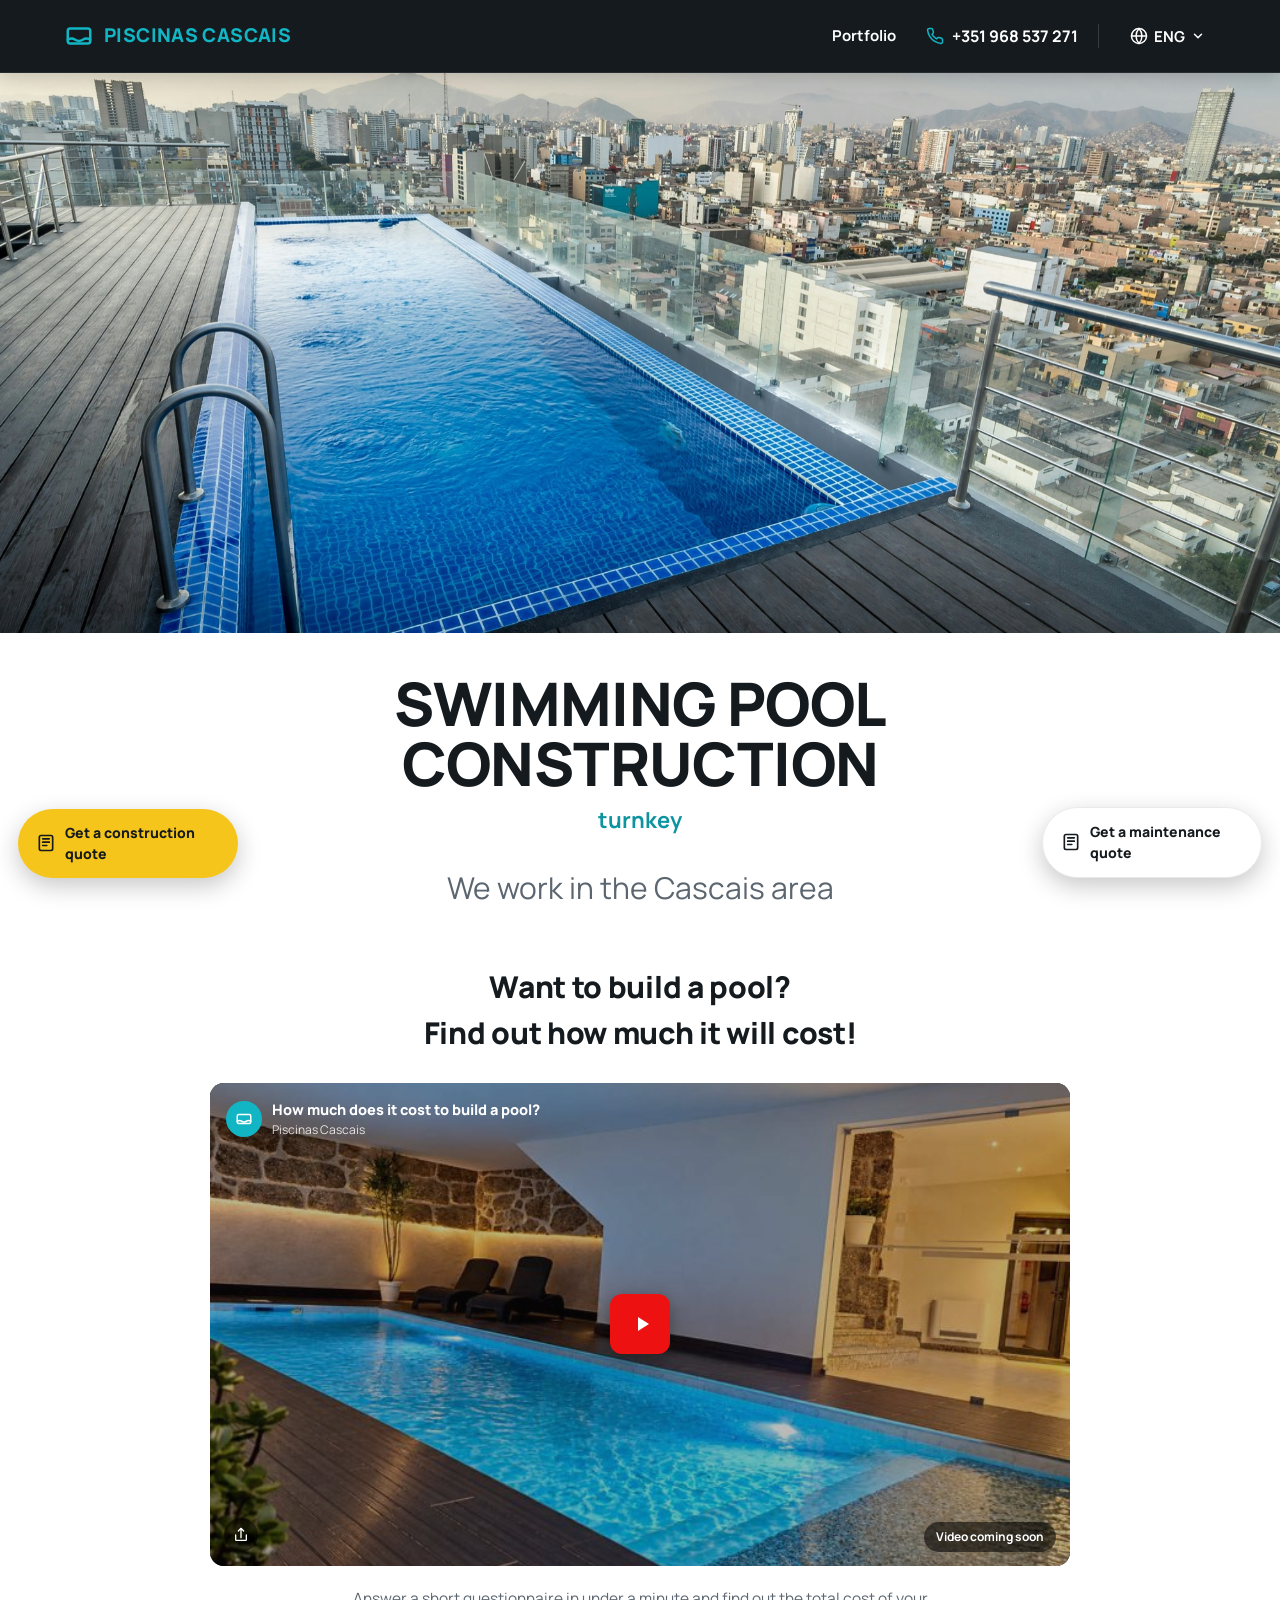
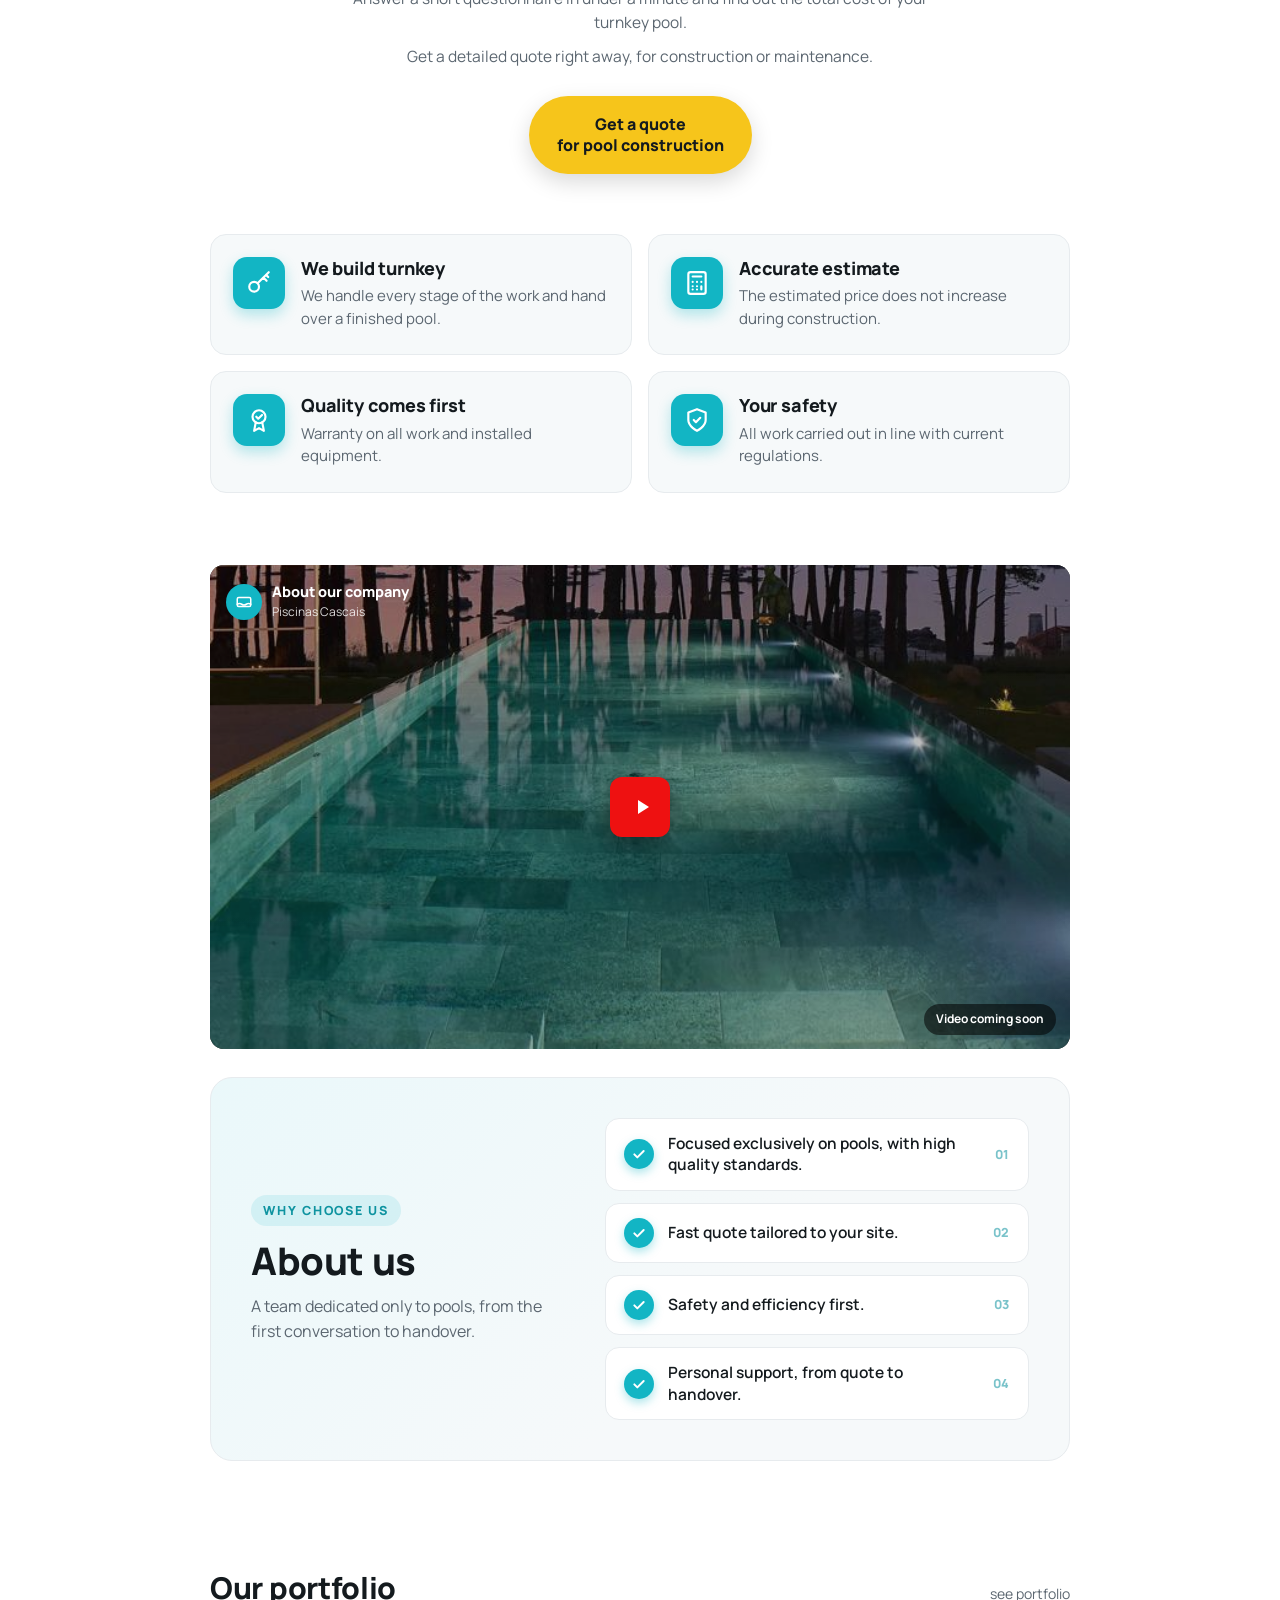
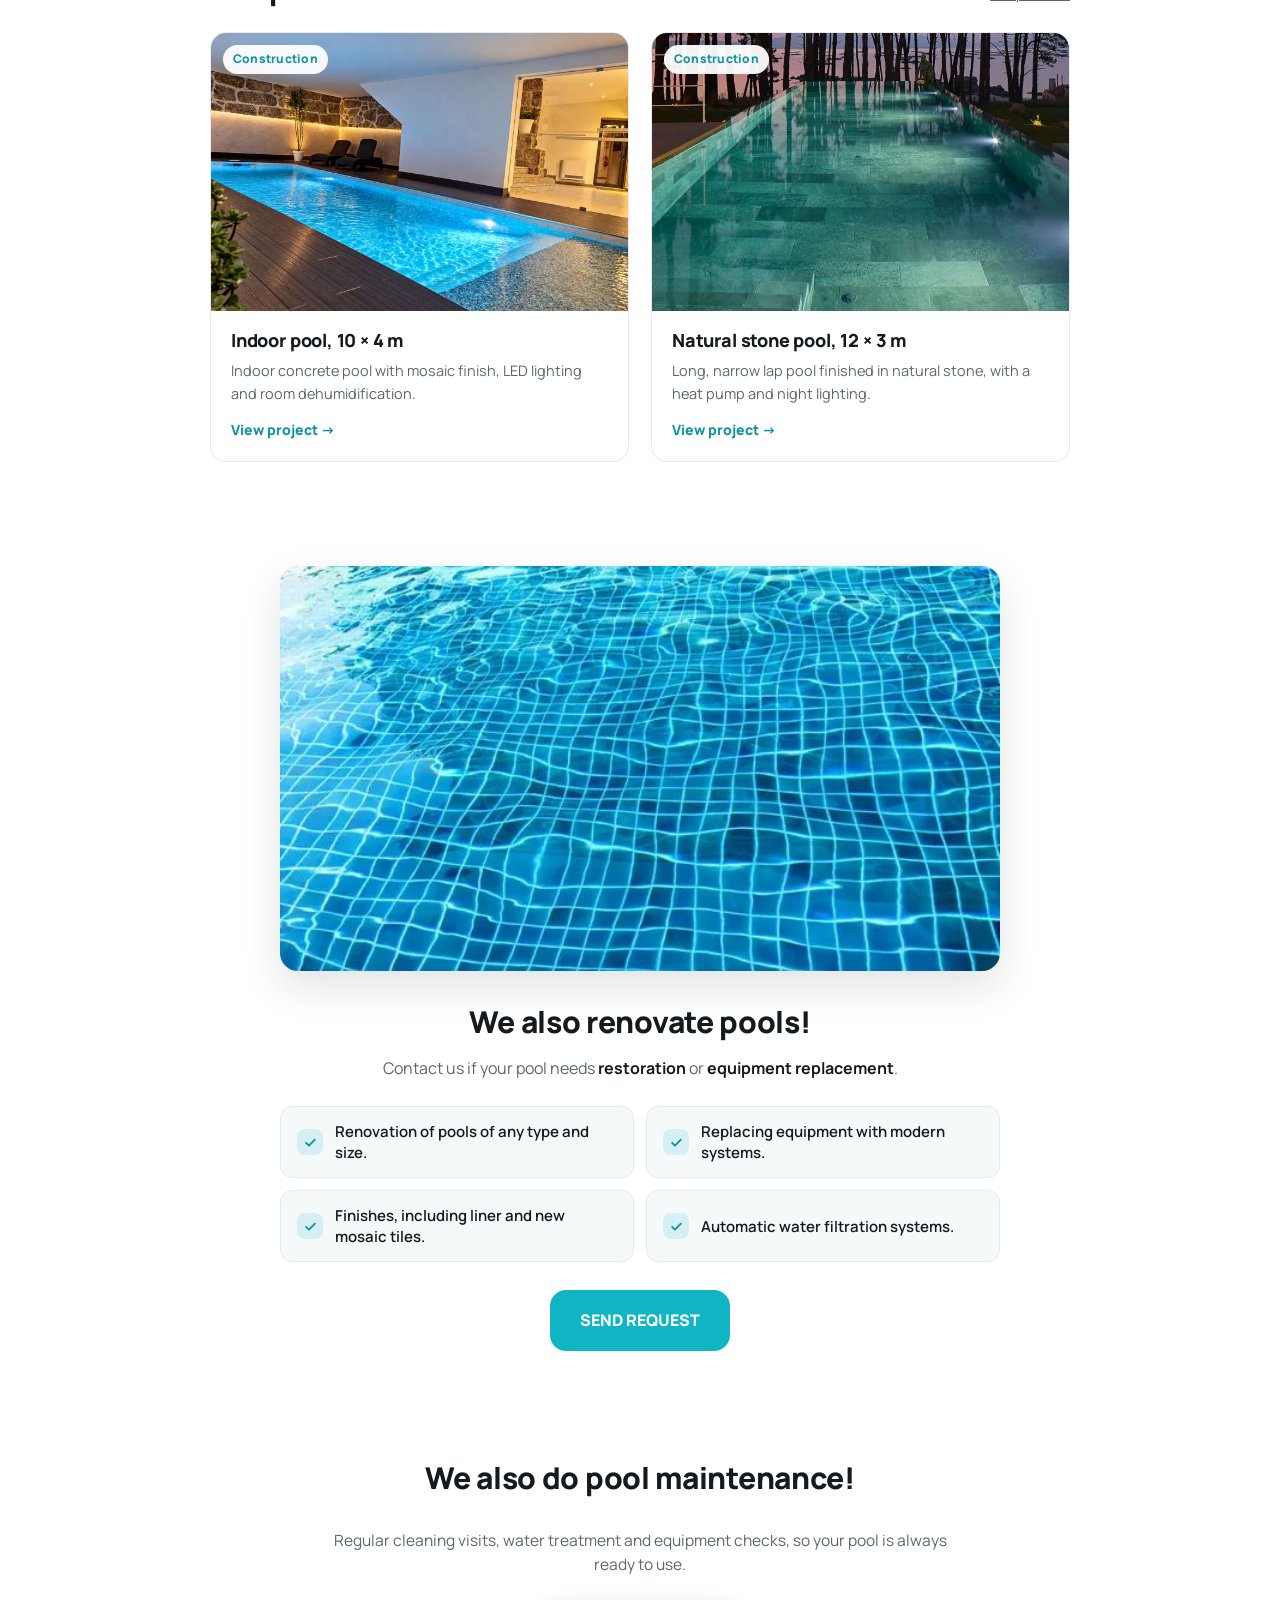
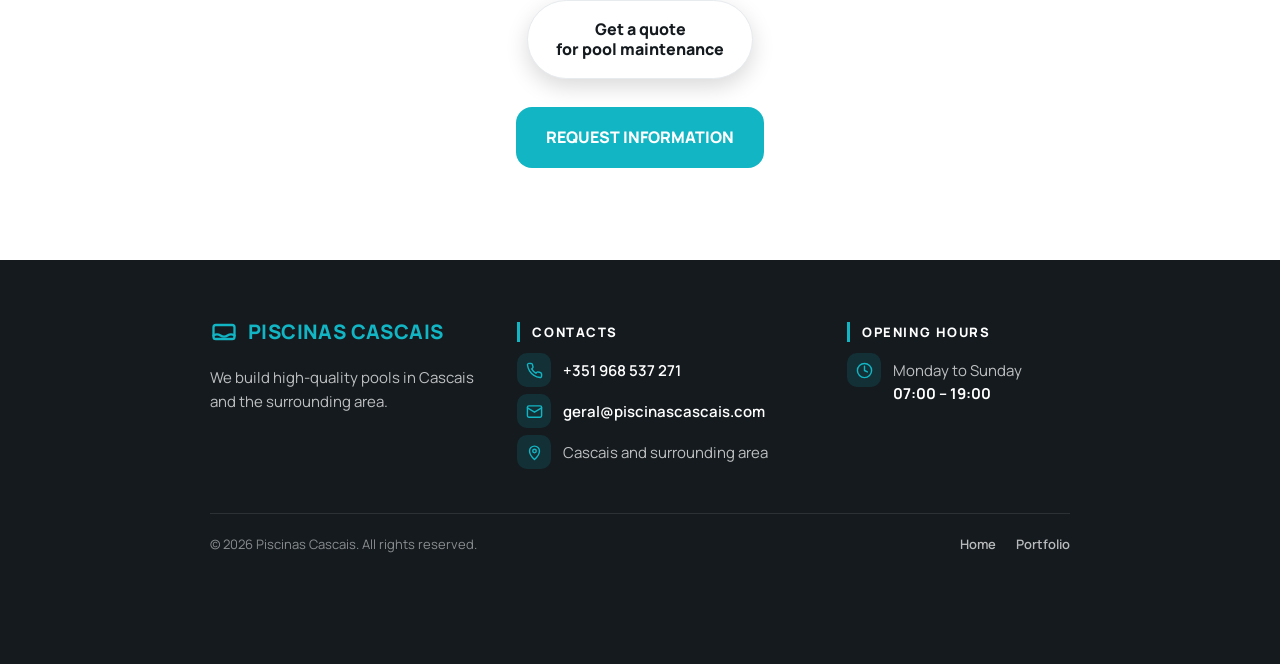
<file: index.html>
<!DOCTYPE html>
<html lang="pt-PT">
<head>
<meta charset="UTF-8">
<meta name="viewport" content="width=device-width, initial-scale=1">
<title>Piscinas Cascais | Construção e Renovação de Piscinas</title>
<link rel="stylesheet" href="styles.css">
</head>
<body>

<header class="topbar">
  <div class="topbar-inner">
    <a class="brand" href="index.html">
      <svg viewBox="0 0 24 24" fill="none" stroke-width="2" stroke-linecap="round" stroke-linejoin="round"><rect x="3" y="6" width="18" height="12" rx="2"/><path d="M3 15c2-1.3 4-1.3 6 0s4 1.3 6 0 4-1.3 6 0"/></svg>
      PISCINAS CASCAIS
    </a>
    <div class="topbar-right">
      <a class="topbar-link" href="portfolio.html" data-i18n="nav.portfolio">Portfólio</a>
      <a class="topbar-phone" href="tel:+351968537271" aria-label="+351 968 537 271">
        <svg viewBox="0 0 24 24" fill="none" stroke-width="2" stroke-linecap="round" stroke-linejoin="round"><path d="M22 16.9v3a2 2 0 01-2.2 2 19.8 19.8 0 01-8.6-3.1 19.5 19.5 0 01-6-6A19.8 19.8 0 012.1 4.2 2 2 0 014.1 2h3a2 2 0 012 1.7c.1.9.4 1.8.7 2.7a2 2 0 01-.5 2.1L8 9.8a16 16 0 006 6l1.3-1.3a2 2 0 012.1-.4c.9.3 1.8.6 2.7.7a2 2 0 011.7 2z"/></svg>
        <span class="num">+351 968 537 271</span>
      </a>
      <span class="topbar-sep"></span>
      <div class="lang">
        <button class="lang-btn" type="button" aria-haspopup="menu" aria-expanded="false" aria-label="Idioma / Language / Язык">
          <svg viewBox="0 0 24 24" fill="none" stroke-width="2" stroke-linecap="round" stroke-linejoin="round"><circle cx="12" cy="12" r="10"/><path d="M2 12h20M12 2a15.3 15.3 0 014 10 15.3 15.3 0 01-4 10 15.3 15.3 0 01-4-10 15.3 15.3 0 014-10z"/></svg>
          <span data-lang-current>PT</span>
          <svg class="chev" viewBox="0 0 24 24" fill="none" stroke-width="2.5" stroke-linecap="round" stroke-linejoin="round"><path d="M6 9l6 6 6-6"/></svg>
        </button>
        <ul class="lang-menu" role="menu" hidden>
          <li><button type="button" role="menuitemradio" aria-checked="true" data-lang-option="pt"><span class="code">PT</span>Português<span class="check">✓</span></button></li>
          <li><button type="button" role="menuitemradio" aria-checked="false" data-lang-option="en"><span class="code">ENG</span>English<span class="check">✓</span></button></li>
          <li><button type="button" role="menuitemradio" aria-checked="false" data-lang-option="ru"><span class="code">RUS</span>Русский<span class="check">✓</span></button></li>
        </ul>
      </div>
    </div>
  </div>
</header>

<a class="float-cta float-left" href="orcamento-construcao.html">
  <span class="ico"><svg viewBox="0 0 24 24" fill="none" stroke="currentColor" stroke-width="2" stroke-linecap="round" stroke-linejoin="round"><rect x="4" y="3" width="16" height="18" rx="2"/><path d="M8 7h8M8 11h8M8 15h5"/></svg></span>
  <span class="lbl-full" data-i18n="cta.float.build">Obtenha um orçamento de construção</span>
  <span class="lbl-short" data-i18n="cta.float.build.short">Orçamento de construção</span>
</a>
<a class="float-cta float-right" href="orcamento-manutencao.html">
  <span class="ico"><svg viewBox="0 0 24 24" fill="none" stroke="currentColor" stroke-width="2" stroke-linecap="round" stroke-linejoin="round"><rect x="4" y="3" width="16" height="18" rx="2"/><path d="M8 7h8M8 11h8M8 15h5"/></svg></span>
  <span class="lbl-full" data-i18n="cta.float.maint">Obtenha um orçamento de manutenção</span>
  <span class="lbl-short" data-i18n="cta.float.maint.short">Orçamento de manutenção</span>
</a>

<div class="hero">
  <img src="images/hero.jpg" alt="Piscina infinita com vista para o mar">
</div>

<div class="hero-text">
  <h1 class="hero-title" data-i18n="hero.title">Construção<br>de piscinas</h1>
  <p class="hero-sub" data-i18n="hero.sub">chave na mão</p>
</div>

<div class="wrap">
  <div class="loc-heading" data-i18n="loc">Trabalhamos na zona de Cascais</div>

  <section>
    <h2 class="section-title" data-i18n="s1.title">Quer construir uma piscina?<br>Saiba quanto vai custar!</h2>

    <div class="video-card">
      <img src="images/publica.jpg" alt="">
      <div class="vc-channel">
        <div class="avatar"><svg viewBox="0 0 24 24" fill="none" stroke-width="2" stroke-linecap="round" stroke-linejoin="round"><rect x="3" y="6" width="18" height="12" rx="2"/><path d="M3 15c2-1.3 4-1.3 6 0s4 1.3 6 0 4-1.3 6 0"/></svg></div>
        <div class="names"><b data-i18n="video1.title">Quanto custa construir uma piscina?</b><span>Piscinas Cascais</span></div>
      </div>
      <div class="vc-play"><svg viewBox="0 0 24 24"><path d="M8 5v14l11-7z"/></svg></div>
      <div class="vc-share"><svg viewBox="0 0 24 24" fill="none" stroke-width="2" stroke-linecap="round" stroke-linejoin="round"><path d="M4 12v7a1 1 0 001 1h14a1 1 0 001-1v-7M16 6l-4-4-4 4M12 2v14"/></svg></div>
      <div class="vc-badge" data-i18n="video.soon">Vídeo em breve</div>
    </div>

    <p class="body-text" data-i18n="s1.p1">Responda a um pequeno questionário, em menos de um minuto, e fique a saber o valor total da sua piscina chave na mão.</p>
    <p class="body-text" style="margin-top:10px" data-i18n="s1.p2">Receba já um orçamento detalhado, para construção ou manutenção.</p>

    <div class="inline-cta-row">
      <a class="inline-cta" href="orcamento-construcao.html" data-i18n="cta.build">Obtenha um orçamento<br>para construção de piscina</a>
    </div>
  </section>

  <div class="values">
    <div class="value-card">
      <div class="value-icon"><svg viewBox="0 0 24 24" fill="none" stroke-width="2" stroke-linecap="round" stroke-linejoin="round"><circle cx="7.5" cy="15.5" r="4.5"/><path d="M10.7 12.3L21 2M16 7l3 3M18.5 4.5l2 2"/></svg></div>
      <div>
        <h3 data-i18n="val1.h">Construímos chave na mão</h3>
        <p data-i18n="val1.p">Assumimos todas as etapas do trabalho, entregamos a piscina pronta.</p>
      </div>
    </div>
    <div class="value-card">
      <div class="value-icon"><svg viewBox="0 0 24 24" fill="none" stroke-width="2" stroke-linecap="round" stroke-linejoin="round"><rect x="4" y="2" width="16" height="20" rx="2"/><path d="M8 6h8M8 11h.01M12 11h.01M16 11h.01M8 15h.01M12 15h.01M16 15v3M8 18h.01M12 18h.01"/></svg></div>
      <div>
        <h3 data-i18n="val2.h">Estimativa precisa</h3>
        <p data-i18n="val2.p">O valor estimado não aumenta durante a construção.</p>
      </div>
    </div>
    <div class="value-card">
      <div class="value-icon"><svg viewBox="0 0 24 24" fill="none" stroke-width="2" stroke-linecap="round" stroke-linejoin="round"><circle cx="12" cy="9" r="6"/><path d="M9 14.2L7.5 22 12 19.5 16.5 22 15 14.2"/><path d="M9.5 9l1.8 1.8L14.8 7.3"/></svg></div>
      <div>
        <h3 data-i18n="val3.h">Qualidade em primeiro lugar</h3>
        <p data-i18n="val3.p">Garantia de todos os trabalhos e equipamentos instalados.</p>
      </div>
    </div>
    <div class="value-card">
      <div class="value-icon"><svg viewBox="0 0 24 24" fill="none" stroke-width="2" stroke-linecap="round" stroke-linejoin="round"><path d="M12 22s8-4 8-10V5l-8-3-8 3v7c0 6 8 10 8 10z"/><path d="M9 12l2 2 4-4"/></svg></div>
      <div>
        <h3 data-i18n="val4.h">A sua segurança</h3>
        <p data-i18n="val4.p">Todo o trabalho realizado de acordo com as normas em vigor.</p>
      </div>
    </div>
  </div>

  <section>
    <div class="video-card" style="margin-bottom:28px">
      <img src="images/ceramica.jpg" alt="">
      <div class="vc-channel">
        <div class="avatar"><svg viewBox="0 0 24 24" fill="none" stroke-width="2" stroke-linecap="round" stroke-linejoin="round"><rect x="3" y="6" width="18" height="12" rx="2"/><path d="M3 15c2-1.3 4-1.3 6 0s4 1.3 6 0 4-1.3 6 0"/></svg></div>
        <div class="names"><b data-i18n="video2.title">Sobre a nossa empresa</b><span>Piscinas Cascais</span></div>
      </div>
      <div class="vc-play"><svg viewBox="0 0 24 24"><path d="M8 5v14l11-7z"/></svg></div>
      <div class="vc-badge" data-i18n="video.soon">Vídeo em breve</div>
    </div>

    <div class="about">
      <div class="about-head">
        <span class="eyebrow" data-i18n="about.eyebrow">Porquê escolher-nos</span>
        <h2 data-i18n="about.title">Sobre a empresa</h2>
        <p data-i18n="about.lead">Uma equipa dedicada só a piscinas, da primeira conversa à entrega.</p>
      </div>
      <ul class="about-list">
        <li class="about-item">
          <span class="about-check"><svg viewBox="0 0 24 24" fill="none" stroke-width="3" stroke-linecap="round" stroke-linejoin="round"><path d="M5 12.5l4.5 4.5L19 7.5"/></svg></span>
          <span class="about-num">01</span>
          <span class="about-text" data-i18n="about.1">Focados exclusivamente em piscinas, com alto padrão de qualidade.</span>
        </li>
        <li class="about-item">
          <span class="about-check"><svg viewBox="0 0 24 24" fill="none" stroke-width="3" stroke-linecap="round" stroke-linejoin="round"><path d="M5 12.5l4.5 4.5L19 7.5"/></svg></span>
          <span class="about-num">02</span>
          <span class="about-text" data-i18n="about.2">Orçamento rápido e adequado ao seu terreno.</span>
        </li>
        <li class="about-item">
          <span class="about-check"><svg viewBox="0 0 24 24" fill="none" stroke-width="3" stroke-linecap="round" stroke-linejoin="round"><path d="M5 12.5l4.5 4.5L19 7.5"/></svg></span>
          <span class="about-num">03</span>
          <span class="about-text" data-i18n="about.3">Segurança e eficiência em primeiro lugar.</span>
        </li>
        <li class="about-item">
          <span class="about-check"><svg viewBox="0 0 24 24" fill="none" stroke-width="3" stroke-linecap="round" stroke-linejoin="round"><path d="M5 12.5l4.5 4.5L19 7.5"/></svg></span>
          <span class="about-num">04</span>
          <span class="about-text" data-i18n="about.4">Acompanhamento pessoal, do orçamento à entrega.</span>
        </li>
      </ul>
    </div>
  </section>

  <section>
    <div class="portfolio-head">
      <h2 class="section-title" data-i18n="port.title">O nosso portfólio</h2>
      <a href="portfolio.html" data-i18n="port.link">ver portfólio</a>
    </div>
    <div class="pgrid" id="home-projects"></div>
  </section>

  <section class="reno">
    <div class="reno-photo"><img src="images/renovacao.jpg" alt="Renovação de piscina"></div>
    <h2 class="reno-title" data-i18n="reno.title">Também renovamos piscinas!</h2>
    <p class="reno-text" data-i18n="reno.text">Contacte-nos se a sua piscina precisar de <b>restauro</b> ou <b>substituição de equipamento</b>.</p>
    <ul class="reno-list">
      <li><span class="reno-ic"><svg viewBox="0 0 24 24" fill="none" stroke-width="3" stroke-linecap="round" stroke-linejoin="round"><path d="M5 12.5l4.5 4.5L19 7.5"/></svg></span><span data-i18n="reno.1">Renovação de piscinas de qualquer tipo e dimensão.</span></li>
      <li><span class="reno-ic"><svg viewBox="0 0 24 24" fill="none" stroke-width="3" stroke-linecap="round" stroke-linejoin="round"><path d="M5 12.5l4.5 4.5L19 7.5"/></svg></span><span data-i18n="reno.2">Substituição de equipamentos por sistemas modernos.</span></li>
      <li><span class="reno-ic"><svg viewBox="0 0 24 24" fill="none" stroke-width="3" stroke-linecap="round" stroke-linejoin="round"><path d="M5 12.5l4.5 4.5L19 7.5"/></svg></span><span data-i18n="reno.3">Revestimentos, incluindo tela e novos mosaicos.</span></li>
      <li><span class="reno-ic"><svg viewBox="0 0 24 24" fill="none" stroke-width="3" stroke-linecap="round" stroke-linejoin="round"><path d="M5 12.5l4.5 4.5L19 7.5"/></svg></span><span data-i18n="reno.4">Sistemas automáticos de filtragem da água.</span></li>
    </ul>
    <div class="cta-row" style="margin-top:28px">
      <a class="btn btn-teal" href="orcamento-construcao.html" data-i18n="reno.btn">ENVIAR PEDIDO</a>
    </div>
  </section>

  <section>
    <h2 class="section-title" data-i18n="maint.title">Também fazemos manutenção de piscinas!</h2>
    <p class="body-text" data-i18n="maint.text">Visitas regulares de limpeza, tratamento da água e verificação de equipamentos, para ter a sua piscina sempre pronta a usar.</p>
    <div class="inline-cta-row" style="margin-top:24px">
      <a class="inline-cta inline-cta-soon" href="orcamento-manutencao.html" data-i18n="maint.cta">Obtenha um orçamento<br>para manutenção de piscina</a>
    </div>
    <div class="cta-row">
      <a class="btn btn-teal" href="orcamento-manutencao.html" data-i18n="maint.btn">PEDIR INFORMAÇÕES</a>
    </div>
  </section>
</div>

<footer id="contacto" class="site-footer">
  <div class="wrap">
    <div class="footer-grid">
      <div class="footer-brand">
        <a class="footer-logo" href="index.html">
          <svg viewBox="0 0 24 24" fill="none" stroke-width="2" stroke-linecap="round" stroke-linejoin="round"><rect x="3" y="6" width="18" height="12" rx="2"/><path d="M3 15c2-1.3 4-1.3 6 0s4 1.3 6 0 4-1.3 6 0"/></svg>
          PISCINAS CASCAIS
        </a>
        <p class="tagline" data-i18n="footer.tagline">Construímos piscinas de alta qualidade em Cascais e arredores.</p>
      </div>

      <div>
        <h4 data-i18n="footer.contacts">Contactos</h4>
        <ul class="footer-list">
          <li><span class="fi"><svg viewBox="0 0 24 24" fill="none" stroke-width="2" stroke-linecap="round" stroke-linejoin="round"><path d="M22 16.9v3a2 2 0 01-2.2 2 19.8 19.8 0 01-8.6-3.1 19.5 19.5 0 01-6-6A19.8 19.8 0 012.1 4.2 2 2 0 014.1 2h3a2 2 0 012 1.7c.1.9.4 1.8.7 2.7a2 2 0 01-.5 2.1L8 9.8a16 16 0 006 6l1.3-1.3a2 2 0 012.1-.4c.9.3 1.8.6 2.7.7a2 2 0 011.7 2z"/></svg></span><a href="tel:+351968537271">+351 968 537 271</a></li>
          <li><span class="fi"><svg viewBox="0 0 24 24" fill="none" stroke-width="2" stroke-linecap="round" stroke-linejoin="round"><rect x="2" y="4" width="20" height="16" rx="2"/><path d="M22 7l-10 6L2 7"/></svg></span><a href="mailto:geral@piscinascascais.com">geral@piscinascascais.com</a></li>
          <li><span class="fi"><svg viewBox="0 0 24 24" fill="none" stroke-width="2" stroke-linecap="round" stroke-linejoin="round"><path d="M12 22s7-6.2 7-12a7 7 0 10-14 0c0 5.8 7 12 7 12z"/><circle cx="12" cy="10" r="2.5"/></svg></span><span data-i18n="footer.area">Cascais e arredores</span></li>
        </ul>
      </div>

      <div>
        <h4 data-i18n="footer.hours.title">Horário</h4>
        <ul class="footer-list">
          <li><span class="fi"><svg viewBox="0 0 24 24" fill="none" stroke-width="2" stroke-linecap="round" stroke-linejoin="round"><circle cx="12" cy="12" r="10"/><path d="M12 6v6l4 2"/></svg></span><span><span class="fl-label" data-i18n="footer.days">Segunda a Domingo</span><span class="fl-value">07:00 – 19:00</span></span></li>
        </ul>
      </div>
    </div>

    <div class="footer-bottom">
      <span data-i18n="footer.bottom">© 2026 Piscinas Cascais. Todos os direitos reservados.</span>
      <nav class="footer-nav">
        <a href="index.html" data-i18n="footer.home">Início</a>
        <a href="portfolio.html" data-i18n="nav.portfolio">Portfólio</a>
      </nav>
    </div>
  </div>
</footer>

<script src="i18n.js"></script>
<script src="site.js"></script>
<script src="projetos.js"></script>
<script>
  // Mostra os 2 primeiros projetos de construção na página principal.
  function renderHomeProjects(lang) {
    const box = document.getElementById('home-projects');
    box.innerHTML = PROJECTS.filter(p => p.category !== 'manutencao').slice(0, 2)
      .map(p => projectCardHtml(p, lang)).join('');
  }
  document.addEventListener('langchange', e => renderHomeProjects(e.detail.lang));
</script>
</body></html>
</file>
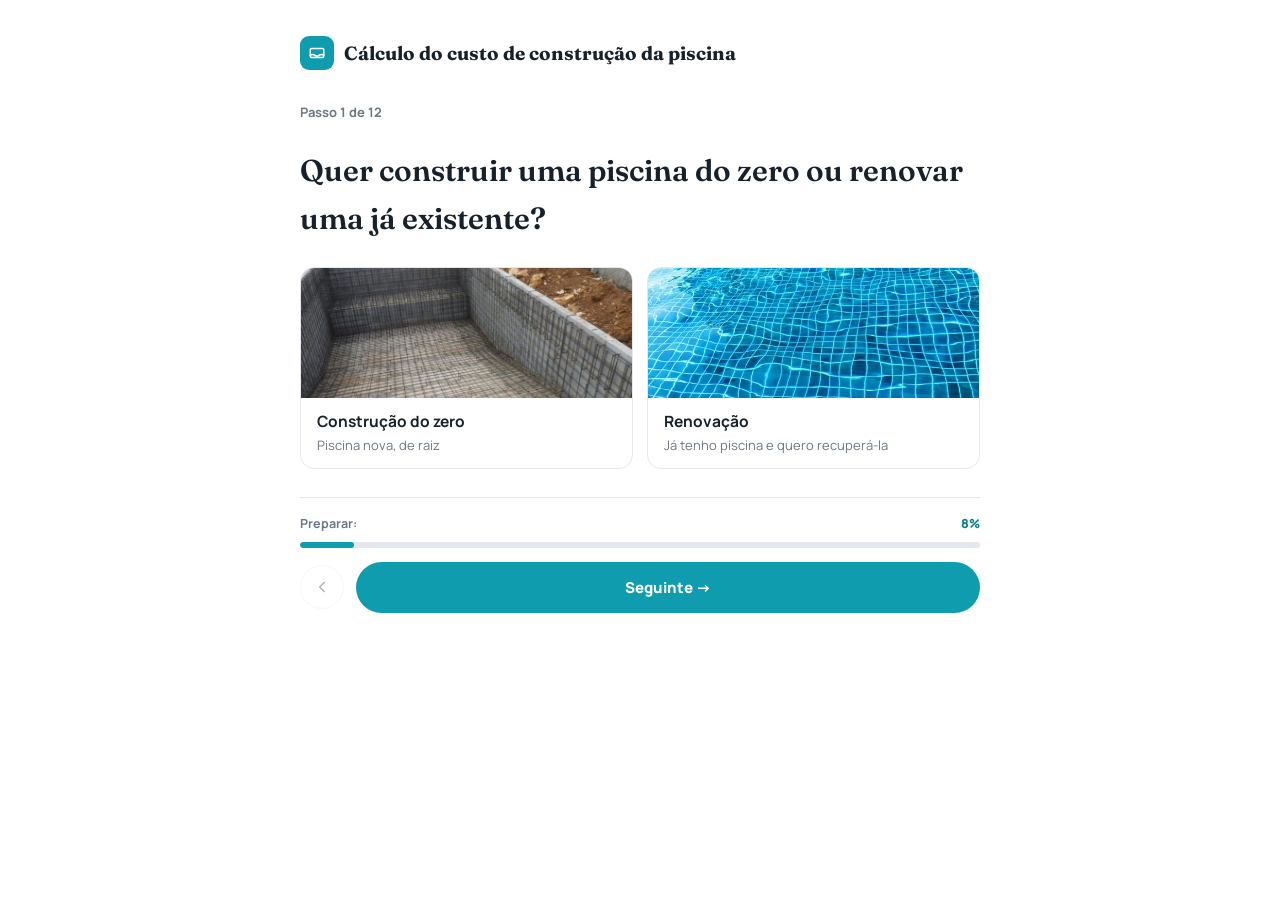
<file: orcamento-construcao.html>
<!DOCTYPE html>
<html lang="pt-PT">
<head>
<meta charset="UTF-8">
<meta name="viewport" content="width=device-width, initial-scale=1">
<title>Calculadora de Orçamento | Piscinas</title>
<style>
  @import url('https://fonts.googleapis.com/css2?family=Fraunces:opsz,wght@9..144,500;9..144,600;9..144,700&family=Manrope:wght@400;500;600;700;800&display=swap');

  :root{
    --bg: #FFFFFF;
    --ink: #16212B;
    --ink-soft: #6B7785;
    --accent: #0E9CAE;
    --accent-dark: #0B7E8C;
    --line: #E4E8EC;
    --panel: #F7F9FA;
    --ok: #2E9E6B;
  }

  *{box-sizing:border-box}
  body{
    margin:0; min-height:100vh;
    background:var(--bg); color:var(--ink);
    font-family:'Manrope', system-ui, sans-serif; font-size:16px; line-height:1.6;
    padding:36px 20px 40px;
  }
  h1,h2{font-family:'Fraunces',Georgia,serif; font-weight:600; margin:0; color:var(--ink)}
  p{margin:0; color:var(--ink)}
  .wrap{max-width:680px; margin-inline:auto}

  .title{margin-bottom:32px; display:flex; align-items:center; gap:10px}
  .title .badge{width:34px; height:34px; border-radius:9px; background:var(--accent); display:flex; align-items:center; justify-content:center; flex:none}
  .title .badge svg{width:18px; height:18px}
  .title h1{font-size:19px; font-weight:700}

  .progress-wrap{margin-bottom:8px}
  .count{font-size:13px; font-weight:700; color:var(--ink-soft); margin-bottom:24px}

  .step{display:none}
  .step.active{display:block}

  .step-icon{
    width:64px; height:64px; margin-bottom:18px; border-radius:16px;
    background:var(--panel); border:1px solid var(--line);
    display:flex; align-items:center; justify-content:center;
  }
  .step-icon svg{width:30px; height:30px; stroke:var(--accent-dark)}

  .q{font-family:'Fraunces',serif; font-size:clamp(22px,3.2vw,30px); color:var(--ink); margin-bottom:24px; font-weight:600}

  .choice-grid{display:grid; grid-template-columns:1fr 1fr; gap:14px}
  .choice-grid.cols-3{grid-template-columns:1fr 1fr 1fr}
  @media (max-width:640px){ .choice-grid.cols-3{grid-template-columns:1fr 1fr} }
  @media (max-width:480px){ .choice-grid{grid-template-columns:1fr} .choice-grid.cols-3{grid-template-columns:1fr} }
  .choice{
    border:1.5px solid var(--line); border-radius:14px; padding:16px 18px; cursor:pointer; text-align:left;
    background:#fff; font-family:'Manrope',sans-serif; color:var(--ink); transition:all .15s; width:100%;
  }
  .choice:hover{border-color:var(--accent)}
  .choice.selected{border-color:var(--accent); box-shadow:0 0 0 1.5px var(--accent) inset; background:color-mix(in srgb, var(--accent) 6%, #fff)}
  .choice b{display:block; color:var(--ink); font-size:15.5px; font-weight:700}
  .choice span{display:block; margin-top:4px; font-size:13px; color:var(--ink-soft)}

  .choice.has-img{padding:0; overflow:hidden}
  .choice.has-img img{width:100%; height:130px; object-fit:cover; display:block}
  .choice.has-img .choice-label{padding:12px 16px 14px}
  @media (max-width:480px){ .choice.has-img img{height:160px} }

  .field-row{display:grid; grid-template-columns:1fr 1fr; gap:14px}
  .field-row label, .field label{display:block; font-size:12.5px; color:var(--ink-soft); margin-bottom:6px; font-weight:600}
  .hint{font-size:13.5px; color:var(--ink-soft); margin-top:-10px; margin-bottom:20px}

  input[type="text"], input[type="tel"], input[type="email"], input[type="number"]{
    width:100%; padding:13px 14px; border-radius:10px; border:1.5px solid var(--line);
    background:#fff; color:var(--ink); font-family:'Manrope',sans-serif; font-size:15px;
  }
  input::placeholder{color:#9AA5AF}
  input:focus{outline:2px solid var(--accent); outline-offset:1px; border-color:var(--accent)}

  /* Bottom bar (static, in normal document flow) */
  .bottombar{
    background:#fff; border-top:1px solid var(--line);
    margin-top:28px;
    padding:16px 0 0;
  }
  .bottombar-inner{max-width:680px; margin-inline:auto}
  .bottombar-label{display:flex; justify-content:space-between; align-items:baseline; margin-bottom:8px}
  .bottombar-label span{font-size:12.5px; font-weight:700; color:var(--ink-soft)}
  .bottombar-label b{font-size:12.5px; font-weight:800; color:var(--accent-dark)}
  .progress{height:6px; border-radius:999px; background:var(--line); overflow:hidden; margin-bottom:14px}
  .progress-fill{height:100%; background:var(--accent); border-radius:999px; transition:width .25s ease; width:8%}
  .bottombar-row{display:flex; align-items:center; gap:12px}
  .back-circle{
    width:44px; height:44px; border-radius:50%; border:1.5px solid var(--line); background:#fff;
    display:flex; align-items:center; justify-content:center; cursor:pointer; flex:none; padding:0;
  }
  .back-circle svg{width:18px; height:18px; stroke:var(--ink)}
  .back-circle:disabled{opacity:.35; cursor:default}
  .btn{
    display:inline-flex; align-items:center; justify-content:center; gap:8px; border-radius:999px;
    padding:14px 26px; font-weight:800; font-size:15px; text-decoration:none; flex:1;
    border:1px solid transparent; cursor:pointer; font-family:'Manrope',sans-serif;
    background:var(--accent); color:#fff;
  }
  .btn:active{transform:translateY(1px)}

  .result-label{font-size:13px; font-weight:700; letter-spacing:.08em; text-transform:uppercase; color:var(--accent-dark)}
  .result-value{font-family:'Fraunces',serif; font-size:clamp(32px,5vw,44px); margin-top:12px; color:var(--ink); font-variant-numeric:tabular-nums}
  .result-original{margin-top:6px; font-size:14.5px; color:var(--ink-soft); text-decoration:line-through; font-variant-numeric:tabular-nums}
  .result-note{margin-top:12px; font-size:14.5px; color:var(--ink-soft); line-height:1.5}
  .breakdown{margin-top:26px; display:flex; flex-direction:column; gap:10px}
  .row{display:flex; justify-content:space-between; font-size:14px; border-top:1px solid var(--line); padding-top:10px; color:var(--ink)}
  .row span:last-child{font-variant-numeric:tabular-nums; font-weight:700}
  .row.row-discount span:last-child{color:var(--ok)}
  .row.row-total{font-size:15.5px; font-weight:800; border-top:1.5px solid var(--ink)}
  .row.row-total span:last-child{font-weight:800}
  .discount{display:inline-block; background:var(--ok); color:#fff; font-weight:800; font-size:12.5px; padding:7px 14px; border-radius:999px; margin-bottom:18px}
  .disclaimer{margin-top:20px; font-size:12.5px; color:var(--ink-soft); line-height:1.5}

  .wiz-error{
    margin-top:18px; padding:13px 16px; border-radius:10px;
    background:#FEF2F2; color:#B42318; border:1px solid #FCA5A5;
    font-size:14px; font-weight:700; display:none;
  }
</style>
</head>
<body>

<div class="wrap">
  <div class="title">
    <div class="badge"><svg viewBox="0 0 24 24" fill="none" stroke="#fff" stroke-width="2" stroke-linecap="round" stroke-linejoin="round"><rect x="3" y="6" width="18" height="12" rx="2"/><path d="M3 15c2-1.3 4-1.3 6 0s4 1.3 6 0 4-1.3 6 0"/></svg></div>
    <h1>Cálculo do custo de construção da piscina</h1>
  </div>

  <form id="wiz-form">
    <div class="step active" data-step="1">
      <p class="count">Passo 1 de 12</p>
      <p class="q">Quer construir uma piscina do zero ou renovar uma já existente?</p>
      <div class="choice-grid" data-group="modo">
        <button type="button" class="choice has-img" data-val="novo"><img src="images/novo.jpg" alt="Construção do zero"><div class="choice-label"><b>Construção do zero</b><span>Piscina nova, de raiz</span></div></button>
        <button type="button" class="choice has-img" data-val="renovacao"><img src="images/renovacao.jpg" alt="Renovação de piscina existente"><div class="choice-label"><b>Renovação</b><span>Já tenho piscina e quero recuperá-la</span></div></button>
      </div>
    </div>

    <div class="step" data-step="2">
      <p class="count">Passo 2 de 12</p>
      <p class="q">Qual a finalidade da piscina?</p>
      <div class="choice-grid" data-group="finalidade">
        <button type="button" class="choice has-img" data-val="privada"><img src="images/privada.jpg" alt="Piscina privada"><div class="choice-label"><b>Privada</b><span>Para uso doméstico / familiar</span></div></button>
        <button type="button" class="choice has-img" data-val="publica"><img src="images/publica.jpg" alt="Piscina pública"><div class="choice-label"><b>Pública</b><span>Condomínio, hotel, ginásio, etc.</span></div></button>
      </div>
    </div>

    <div class="step" data-step="3">
      <p class="count">Passo 3 de 12</p>
      <p class="q">Que tipo de revestimento prefere?</p>
      <div class="choice-grid cols-3" data-group="revestimento">
        <button type="button" class="choice has-img" data-val="ceramica"><img src="images/ceramica.jpg" alt="Revestimento cerâmica"><div class="choice-label"><b>Cerâmica</b></div></button>
        <button type="button" class="choice has-img" data-val="pastilha"><img src="images/pastilha.jpg" alt="Revestimento pastilha / mosaico"><div class="choice-label"><b>Pastilha (mosaico)</b></div></button>
        <button type="button" class="choice has-img" data-val="tela"><img src="images/tela.jpg" alt="Membrana armada (tela)"><div class="choice-label"><b>Membrana armada (tela)</b></div></button>
      </div>
    </div>

    <div class="step" data-step="4">
      <p class="count">Passo 4 de 12</p>
      <p class="q">Que tipo de degraus quer?</p>
      <div class="choice-grid" data-group="degraus">
        <button type="button" class="choice has-img" data-val="retos"><img src="images/retos.jpg" alt="Degraus retos"><div class="choice-label"><b>Degraus retos</b></div></button>
        <button type="button" class="choice has-img" data-val="inox"><img src="images/inox.jpg" alt="Degraus em aço inoxidável"><div class="choice-label"><b>Aço inoxidável</b></div></button>
        <button type="button" class="choice has-img" data-val="diagonais"><img src="images/diagonais.jpg" alt="Degraus diagonais"><div class="choice-label"><b>Degraus diagonais</b></div></button>
        <button type="button" class="choice has-img" data-val="curtos"><img src="images/curtos.jpg" alt="Degraus curtos"><div class="choice-label"><b>Degraus curtos</b></div></button>
      </div>
    </div>

    <div class="step" data-step="5">
      <p class="count">Passo 5 de 12</p>
      <p class="q">Onde vai ficar a sala técnica?</p>
      <div class="choice-grid" data-group="salaTecnica">
        <button type="button" class="choice has-img" data-val="enterrado"><img src="images/enterrado.jpg" alt="Local técnico enterrado"><div class="choice-label"><b>Local técnico enterrado</b></div></button>
        <button type="button" class="choice has-img" data-val="elevado"><img src="images/casamaquinas.jpg" alt="Local técnico elevado"><div class="choice-label"><b>Local técnico elevado</b></div></button>
      </div>
    </div>

    <div class="step" data-step="6">
      <p class="count">Passo 6 de 12</p>
      <p class="q">Quais as dimensões da piscina?</p>
      <p class="hint">Em metros. Por exemplo, uma piscina normal de família ronda os 8 × 4 m.</p>
      <div class="field-row">
        <div><label>Comprimento (m)</label><input type="number" id="comprimento" value="8" min="2" max="25" step="0.5"></div>
        <div><label>Largura (m)</label><input type="number" id="largura" value="4" min="1.5" max="15" step="0.5"></div>
      </div>
    </div>

    <div class="step" data-step="7">
      <p class="count">Passo 7 de 12</p>
      <p class="q">Qual a profundidade média da piscina?</p>
      <p class="hint">Escreva em metros, por exemplo 1,4</p>
      <div><label>Profundidade (m)</label><input type="number" id="profundidade" value="1.3" min="0.8" max="3" step="0.1"></div>
    </div>

    <div class="step" data-step="8">
      <p class="count">Passo 8 de 12</p>
      <div class="step-icon"><svg viewBox="0 0 24 24" fill="none" stroke-width="1.8" stroke-linecap="round" stroke-linejoin="round"><path d="M12 21s-7-6.2-7-11a7 7 0 0 1 14 0c0 4.8-7 11-7 11z"/><circle cx="12" cy="10" r="2.5"/></svg></div>
      <p class="q">Em que localidade fica o terreno?</p>
      <input type="text" id="localidade" placeholder="Ex.: Cascais">
    </div>

    <div class="step" data-step="9">
      <p class="count">Passo 9 de 12</p>
      <p class="q">Deseja incluir sistema de eletrólise de sal?</p>
      <div class="choice-grid" data-group="eletrolise">
        <button type="button" class="choice has-img" data-val="sim"><img src="images/eletrolise.jpg" alt="Sistema de eletrólise de sal"><div class="choice-label"><b>Sim</b><span>+800€–1.500€</span></div></button>
        <button type="button" class="choice" data-val="nao"><b>Não</b></button>
      </div>
    </div>

    <div class="step" data-step="10">
      <p class="count">Passo 10 de 12</p>
      <div class="step-icon"><svg viewBox="0 0 24 24" fill="none" stroke-width="1.8" stroke-linecap="round" stroke-linejoin="round"><rect x="3" y="5" width="18" height="16" rx="2"/><path d="M3 10h18M8 3v4M16 3v4"/></svg></div>
      <p class="q">Quando planeia começar a construção?</p>
      <div class="choice-grid" data-group="prazo">
        <button type="button" class="choice" data-val="30dias"><b>Nos próximos 30 dias</b></button>
        <button type="button" class="choice" data-val="1a3meses"><b>Em 1 a 3 meses</b></button>
        <button type="button" class="choice" data-val="3a6meses"><b>Em 3 a 6 meses</b></button>
        <button type="button" class="choice" data-val="pesquisa"><b>Só estou a pesquisar</b></button>
      </div>
    </div>

    <div class="step" data-step="11">
      <p class="count">Passo 11 de 12</p>
      <p class="q">Deseja incluir bomba de calor?</p>
      <div class="choice-grid" data-group="bombaCalor">
        <button type="button" class="choice has-img" data-val="sim"><img src="images/bombacalor.jpg" alt="Bomba de calor"><div class="choice-label"><b>Sim</b><span>+1.500€–4.000€</span></div></button>
        <button type="button" class="choice" data-val="nao"><b>Não</b></button>
      </div>
    </div>

    <div class="step" data-step="12">
      <p class="count">Passo 12 de 12</p>
      <div class="step-icon"><svg viewBox="0 0 24 24" fill="none" stroke-width="1.8" stroke-linecap="round" stroke-linejoin="round"><rect x="3" y="5" width="18" height="14" rx="2"/><path d="M3 7l9 6 9-6"/></svg></div>
      <p class="q">Onde lhe enviamos a estimativa?</p>
      <p class="hint">Preencha os seus dados e receba já 37% de desconto no orçamento oficial.</p>
      <div style="display:flex; flex-direction:column; gap:14px">
        <input type="text" id="w-nome" placeholder="Nome" required>
        <input type="tel" id="w-tel" placeholder="Telefone" required>
        <input type="email" id="w-email" placeholder="Email" required>
      </div>
    </div>
  </form>

  <div id="wiz-error" class="wiz-error"></div>

  <div id="wiz-result" style="display:none">
    <span class="discount">-37% de desconto, válido durante 17 dias</span>
    <p class="result-label">A sua estimativa com desconto</p>
    <p class="result-value" id="w-result-value">25.000€ – 38.000€</p>
    <p class="result-original" id="w-result-original">Preço de tabela: 40.000€ – 60.000€</p>
    <p class="result-note" id="w-result-note">Piscina de 32 m². Valor indicativo, sem visita ao local.</p>
    <div class="breakdown" id="w-result-breakdown"></div>
    <p class="disclaimer">Estimativa automática. O valor final só fica fechado após visita técnica ao terreno. Desconto válido por 17 dias a partir de hoje. O nosso departamento técnico entrará em contacto consigo brevemente para confirmar os detalhes e enviar o orçamento oficial.</p>
  </div>

  <div class="bottombar" id="bottombar">
    <div class="bottombar-inner">
      <div class="bottombar-label"><span>Preparar:</span><b id="progress-pct">8%</b></div>
      <div class="progress"><div class="progress-fill" id="progress-fill"></div></div>
      <div class="bottombar-row">
        <button type="button" class="back-circle" id="back-btn" disabled aria-label="Voltar">
          <svg viewBox="0 0 24 24" fill="none" stroke-width="2" stroke-linecap="round" stroke-linejoin="round"><path d="M15 18l-6-6 6-6"/></svg>
        </button>
        <button type="button" class="btn" id="next-btn">Seguinte →</button>
      </div>
    </div>
  </div>
</div>

<script>
(function(){
  "use strict";

  var wiz = { step: 1, answers: {} };

  // Percurso completo (construção do zero) vs percurso reduzido (renovação de piscina existente)
  var SEQ_NOVO = [1,2,3,4,5,6,7,8,9,10,11,12];
  var SEQ_RENOVACAO = [1,3,6,7,8,9,12]; // modo, revestimento, dimensões, profundidade, localidade, eletrólise, contacto

  function currentSequence(){
    return wiz.answers.modo === "renovacao" ? SEQ_RENOVACAO : SEQ_NOVO;
  }

  // TROCAR quando tiveres o Form ID do Formspree (formspree.io) — ex: "xayzabcd"
  var FORMSPREE_ENDPOINT = "https://formspree.io/f/mvkgajoy";

  function sendLead(a){
    if (FORMSPREE_ENDPOINT.indexOf("SUBSTITUIR_ID") !== -1) return; // ainda não configurado
    fetch(FORMSPREE_ENDPOINT, {
      method: "POST",
      headers: { "Accept": "application/json", "Content-Type": "application/json" },
      body: JSON.stringify(a)
    }).catch(function(){ /* falha silenciosa — não bloqueia a experiência do utilizador */ });
  }

  function fmt(n){
    n = Math.round(n / 100) * 100;
    return n.toLocaleString("pt-PT") + "€";
  }
  function updateProgress(){
    var seq = currentSequence();
    var idx = seq.indexOf(wiz.step);
    if (idx === -1) idx = 0;
    var total = seq.length;
    var pct = Math.round((idx + 1) / total * 100);
    document.getElementById("progress-fill").style.width = pct + "%";
    document.getElementById("progress-pct").textContent = pct + "%";
    document.getElementById("back-btn").disabled = idx === 0;
    document.getElementById("next-btn").textContent = idx === total - 1 ? "Ver o meu orçamento" : "Seguinte →";

    var countEl = document.querySelector('.step[data-step="' + wiz.step + '"] .count');
    if (countEl) countEl.textContent = "Passo " + (idx + 1) + " de " + total;
  }
  function goToStep(n){
    document.querySelectorAll(".step").forEach(function(el){
      el.classList.toggle("active", parseInt(el.getAttribute("data-step"),10) === n);
    });
    wiz.step = n;
    updateProgress();
    hideError();
    window.scrollTo({top:0, behavior:"smooth"});
  }

  function showError(msg){
    var el = document.getElementById("wiz-error");
    el.textContent = msg;
    el.style.display = "block";
    el.scrollIntoView({behavior:"smooth", block:"nearest"});
  }
  function hideError(){
    document.getElementById("wiz-error").style.display = "none";
  }

  // Choice cards just select (no auto-advance) — navigation is via the bottom bar
  document.querySelectorAll(".choice-grid").forEach(function(grid){
    var group = grid.getAttribute("data-group");
    grid.querySelectorAll(".choice").forEach(function(card){
      card.addEventListener("click", function(){
        grid.querySelectorAll(".choice").forEach(function(c){ c.classList.remove("selected"); });
        card.classList.add("selected");
        wiz.answers[group] = card.getAttribute("data-val");
        hideError();
      });
    });
  });

  function currentGroup(){
    var stepEl = document.querySelector('.step[data-step="' + wiz.step + '"]');
    var grid = stepEl.querySelector(".choice-grid");
    return grid ? grid.getAttribute("data-group") : null;
  }

  function saveManualFields(){
    if (wiz.step === 6){
      wiz.answers.comprimento = parseFloat(document.getElementById("comprimento").value) || 8;
      wiz.answers.largura = parseFloat(document.getElementById("largura").value) || 4;
    }
    if (wiz.step === 7){
      wiz.answers.profundidade = parseFloat(document.getElementById("profundidade").value) || 1.3;
    }
    if (wiz.step === 8){
      wiz.answers.localidade = document.getElementById("localidade").value || "";
    }
  }

  document.getElementById("back-btn").addEventListener("click", function(){
    var seq = currentSequence();
    var idx = seq.indexOf(wiz.step);
    if (idx > 0) goToStep(seq[idx - 1]);
  });

  document.getElementById("next-btn").addEventListener("click", function(){
    var group = currentGroup();
    if (group && !wiz.answers[group]){
      showError("Escolha uma opção para continuar.");
      return;
    }
    saveManualFields();

    var seq = currentSequence();
    var idx = seq.indexOf(wiz.step);
    var isLast = idx === seq.length - 1;

    if (isLast){
      var nome = document.getElementById("w-nome").value.trim();
      var tel = document.getElementById("w-tel").value.trim();
      var email = document.getElementById("w-email").value.trim();
      if (!nome || !tel || !email){
        showError("Preencha nome, telefone e email para ver a sua estimativa.");
        return;
      }
      wiz.answers.nome = nome; wiz.answers.tel = tel; wiz.answers.email = email;
      sendLead(wiz.answers);
      showResult();
      return;
    }
    goToStep(seq[idx + 1]);
  });

  // Valores calibrados com base em orçamentos reais de mercado em Portugal (2026)
  var BASE = {
    novo:      { ceramica: [700, 1050], pastilha: [650, 975], tela: [400, 600]  },
    renovacao: { ceramica: [220, 450],  pastilha: [200, 420],  tela: [150, 320]  }
  };
  var FINALIDADE_MULT = { privada: 1.0, publica: 1.3 };
  var DEGRAUS_COST = { retos: [300,600], inox: [800,1500], diagonais: [400,700], curtos: [500,900] };
  var SALA_COST = { enterrado: [1500,3000], elevado: [1200,2500] };
  var ELETROLISE_COST = [800, 1500];
  var BOMBA_CALOR_COST = [1500, 4000];

  function profundidadeMult(p){
    if (p <= 1.3) return 1.0;
    if (p <= 1.7) return 1.15;
    return 1.3;
  }

  var DEGRAUS_LABEL = { retos: "Degraus retos", inox: "Degraus em aço inoxidável", diagonais: "Degraus diagonais", curtos: "Degraus curtos" };
  var SALA_LABEL = { enterrado: "Sala técnica enterrada", elevado: "Sala técnica elevada" };
  var DISCOUNT_RATE = 0.37;

  function showResult(){
    var a = wiz.answers;
    var comp = Math.max(2, Math.min(25, a.comprimento || 8));
    var larg = Math.max(1.5, Math.min(15, a.largura || 4));
    var area = comp * larg;
    var prof = Math.max(0.8, Math.min(3, a.profundidade || 1.3));

    // Faixa de preço usada é a média de mercado (não o valor mais alto praticado)
    var baseRange = (BASE[a.modo] || BASE.novo)[a.revestimento] || BASE.novo.tela;
    var finMult = FINALIDADE_MULT[a.finalidade] || 1.0;
    var profMult = profundidadeMult(prof);
    var mult = finMult * profMult;

    var baseMin = area * baseRange[0] * mult;
    var baseMax = area * baseRange[1] * mult;

    // Linhas do orçamento — só entram os itens que foram efetivamente perguntados/escolhidos
    var rows = [];
    var totalMin = baseMin;
    var totalMax = baseMax;
    var baseLabel = a.modo === "renovacao" ? "Revestimento e mão-de-obra" : "Estrutura, escavação e revestimento";
    rows.push([baseLabel, baseMin, baseMax]);

    if (a.degraus){
      var degraus = DEGRAUS_COST[a.degraus] || [0,0];
      rows.push([DEGRAUS_LABEL[a.degraus] || "Degraus", degraus[0], degraus[1]]);
      totalMin += degraus[0]; totalMax += degraus[1];
    }
    if (a.salaTecnica){
      var sala = SALA_COST[a.salaTecnica] || [0,0];
      rows.push([SALA_LABEL[a.salaTecnica] || "Sala técnica", sala[0], sala[1]]);
      totalMin += sala[0]; totalMax += sala[1];
    }
    if (a.eletrolise === "sim"){
      rows.push(["Eletrólise de sal", ELETROLISE_COST[0], ELETROLISE_COST[1]]);
      totalMin += ELETROLISE_COST[0]; totalMax += ELETROLISE_COST[1];
    }
    if (a.bombaCalor === "sim"){
      rows.push(["Bomba de calor", BOMBA_CALOR_COST[0], BOMBA_CALOR_COST[1]]);
      totalMin += BOMBA_CALOR_COST[0]; totalMax += BOMBA_CALOR_COST[1];
    }

    var discMin = totalMin * (1 - DISCOUNT_RATE);
    var discMax = totalMax * (1 - DISCOUNT_RATE);

    document.getElementById("w-result-value").textContent = fmt(discMin) + " – " + fmt(discMax);
    document.getElementById("w-result-original").textContent = "Preço de tabela: " + fmt(totalMin) + " – " + fmt(totalMax);
    document.getElementById("w-result-note").textContent =
      "Piscina de " + (Math.round(area*10)/10).toLocaleString("pt-PT") + " m², profundidade " + prof.toLocaleString("pt-PT") + " m" +
      (a.localidade ? " em " + a.localidade : "") +
      ". Valor indicativo, sem visita ao local.";

    var breakdownEl = document.getElementById("w-result-breakdown");
    breakdownEl.innerHTML = "";
    rows.forEach(function(r){
      var div = document.createElement("div");
      div.className = "row";
      div.innerHTML = "<span>" + r[0] + "</span><span>" + fmt(r[1]) + " – " + fmt(r[2]) + "</span>";
      breakdownEl.appendChild(div);
    });

    if (rows.length > 1){
      var subtotalDiv = document.createElement("div");
      subtotalDiv.className = "row";
      subtotalDiv.innerHTML = "<span>Subtotal (preço de tabela)</span><span>" + fmt(totalMin) + " – " + fmt(totalMax) + "</span>";
      breakdownEl.appendChild(subtotalDiv);
    }

    var discountDiv = document.createElement("div");
    discountDiv.className = "row row-discount";
    discountDiv.innerHTML = "<span>Desconto (-37%, válido 17 dias)</span><span>-" + fmt(totalMin - discMin) + " – -" + fmt(totalMax - discMax) + "</span>";
    breakdownEl.appendChild(discountDiv);

    var totalDiv = document.createElement("div");
    totalDiv.className = "row row-total";
    totalDiv.innerHTML = "<span>Total com desconto</span><span>" + fmt(discMin) + " – " + fmt(discMax) + "</span>";
    breakdownEl.appendChild(totalDiv);

    document.getElementById("wiz-form").style.display = "none";
    document.getElementById("bottombar").style.display = "none";
    document.getElementById("wiz-result").style.display = "block";
  }

  updateProgress();
})();
</script>

</body></html>
</file>
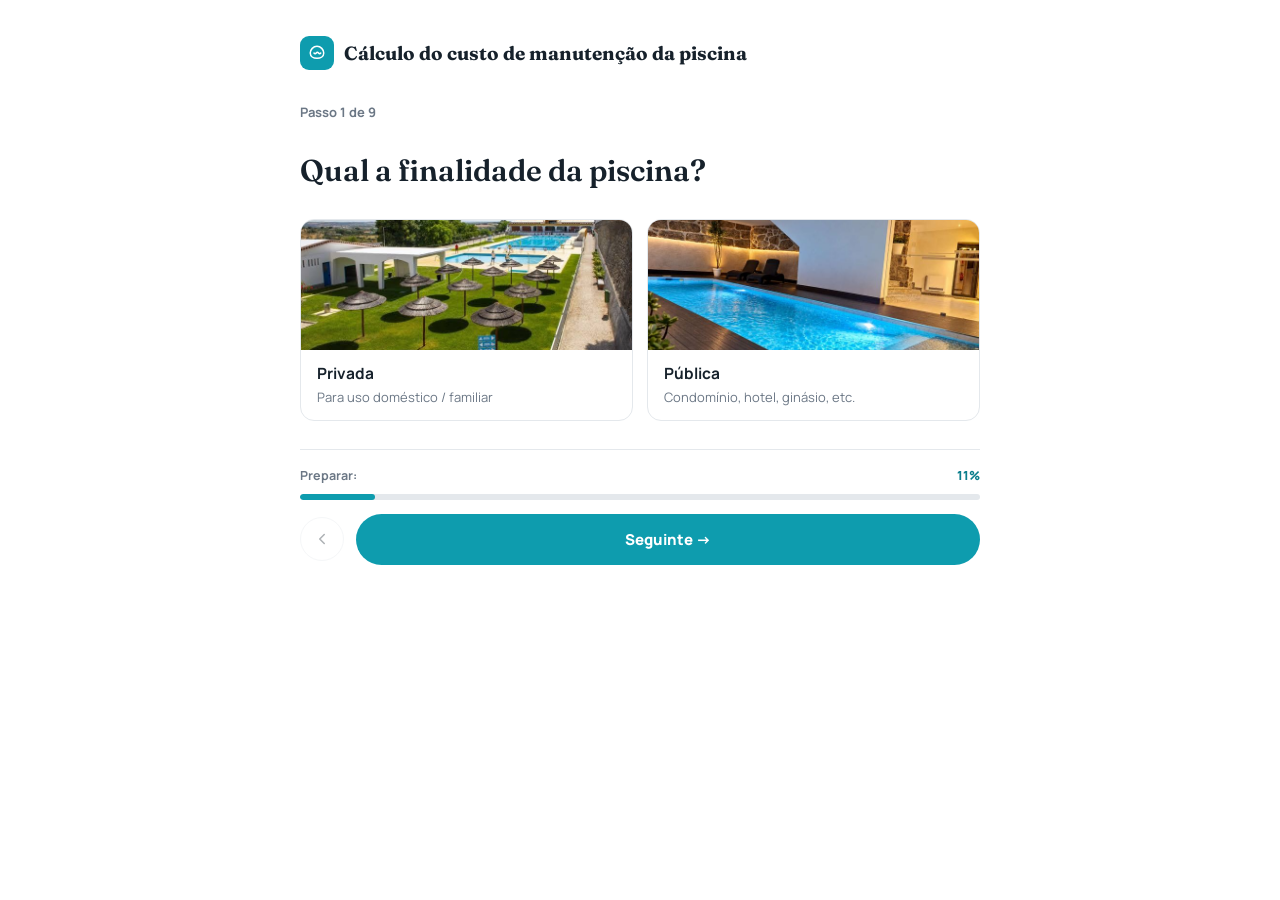
<file: orcamento-manutencao.html>
<!DOCTYPE html>
<html lang="pt-PT">
<head>
<meta charset="UTF-8">
<meta name="viewport" content="width=device-width, initial-scale=1">
<title>Calculadora de Orçamento | Manutenção de Piscinas</title>
<style>
  @import url('https://fonts.googleapis.com/css2?family=Fraunces:opsz,wght@9..144,500;9..144,600;9..144,700&family=Manrope:wght@400;500;600;700;800&display=swap');

  :root{
    --bg: #FFFFFF;
    --ink: #16212B;
    --ink-soft: #6B7785;
    --accent: #0E9CAE;
    --accent-dark: #0B7E8C;
    --line: #E4E8EC;
    --panel: #F7F9FA;
    --ok: #2E9E6B;
  }

  *{box-sizing:border-box}
  body{
    margin:0; min-height:100vh;
    background:var(--bg); color:var(--ink);
    font-family:'Manrope', system-ui, sans-serif; font-size:16px; line-height:1.6;
    padding:36px 20px 40px;
  }
  h1,h2{font-family:'Fraunces',Georgia,serif; font-weight:600; margin:0; color:var(--ink)}
  p{margin:0; color:var(--ink)}
  .wrap{max-width:680px; margin-inline:auto}

  .title{margin-bottom:32px; display:flex; align-items:center; gap:10px}
  .title .badge{width:34px; height:34px; border-radius:9px; background:var(--accent); display:flex; align-items:center; justify-content:center; flex:none}
  .title .badge svg{width:18px; height:18px}
  .title h1{font-size:19px; font-weight:700}

  .progress-wrap{margin-bottom:8px}
  .count{font-size:13px; font-weight:700; color:var(--ink-soft); margin-bottom:24px}

  .step{display:none}
  .step.active{display:block}

  .step-icon{
    width:64px; height:64px; margin-bottom:18px; border-radius:16px;
    background:var(--panel); border:1px solid var(--line);
    display:flex; align-items:center; justify-content:center;
  }
  .step-icon svg{width:30px; height:30px; stroke:var(--accent-dark)}

  .q{font-family:'Fraunces',serif; font-size:clamp(22px,3.2vw,30px); color:var(--ink); margin-bottom:24px; font-weight:600}

  .choice-grid{display:grid; grid-template-columns:1fr 1fr; gap:14px}
  .choice-grid.cols-3{grid-template-columns:1fr 1fr 1fr}
  @media (max-width:640px){ .choice-grid.cols-3{grid-template-columns:1fr 1fr} }
  @media (max-width:480px){ .choice-grid{grid-template-columns:1fr} .choice-grid.cols-3{grid-template-columns:1fr} }
  .choice{
    border:1.5px solid var(--line); border-radius:14px; padding:16px 18px; cursor:pointer; text-align:left;
    background:#fff; font-family:'Manrope',sans-serif; color:var(--ink); transition:all .15s; width:100%;
  }
  .choice:hover{border-color:var(--accent)}
  .choice.selected{border-color:var(--accent); box-shadow:0 0 0 1.5px var(--accent) inset; background:color-mix(in srgb, var(--accent) 6%, #fff)}
  .choice b{display:block; color:var(--ink); font-size:15.5px; font-weight:700}
  .choice span{display:block; margin-top:4px; font-size:13px; color:var(--ink-soft)}

  .choice.has-img{padding:0; overflow:hidden}
  .choice.has-img img{width:100%; height:130px; object-fit:cover; display:block}
  .choice.has-img .choice-label{padding:12px 16px 14px}
  @media (max-width:480px){ .choice.has-img img{height:160px} }

  .field-row{display:grid; grid-template-columns:1fr 1fr; gap:14px}
  .field-row label, .field label{display:block; font-size:12.5px; color:var(--ink-soft); margin-bottom:6px; font-weight:600}
  .hint{font-size:13.5px; color:var(--ink-soft); margin-top:-10px; margin-bottom:20px}

  input[type="text"], input[type="tel"], input[type="email"], input[type="number"]{
    width:100%; padding:13px 14px; border-radius:10px; border:1.5px solid var(--line);
    background:#fff; color:var(--ink); font-family:'Manrope',sans-serif; font-size:15px;
  }
  input::placeholder{color:#9AA5AF}
  input:focus{outline:2px solid var(--accent); outline-offset:1px; border-color:var(--accent)}

  /* Bottom bar (static, in normal document flow) */
  .bottombar{
    background:#fff; border-top:1px solid var(--line);
    margin-top:28px;
    padding:16px 0 0;
  }
  .bottombar-inner{max-width:680px; margin-inline:auto}
  .bottombar-label{display:flex; justify-content:space-between; align-items:baseline; margin-bottom:8px}
  .bottombar-label span{font-size:12.5px; font-weight:700; color:var(--ink-soft)}
  .bottombar-label b{font-size:12.5px; font-weight:800; color:var(--accent-dark)}
  .progress{height:6px; border-radius:999px; background:var(--line); overflow:hidden; margin-bottom:14px}
  .progress-fill{height:100%; background:var(--accent); border-radius:999px; transition:width .25s ease; width:11%}
  .bottombar-row{display:flex; align-items:center; gap:12px}
  .back-circle{
    width:44px; height:44px; border-radius:50%; border:1.5px solid var(--line); background:#fff;
    display:flex; align-items:center; justify-content:center; cursor:pointer; flex:none; padding:0;
  }
  .back-circle svg{width:18px; height:18px; stroke:var(--ink)}
  .back-circle:disabled{opacity:.35; cursor:default}
  .btn{
    display:inline-flex; align-items:center; justify-content:center; gap:8px; border-radius:999px;
    padding:14px 26px; font-weight:800; font-size:15px; text-decoration:none; flex:1;
    border:1px solid transparent; cursor:pointer; font-family:'Manrope',sans-serif;
    background:var(--accent); color:#fff;
  }
  .btn:active{transform:translateY(1px)}

  .result-label{font-size:13px; font-weight:700; letter-spacing:.08em; text-transform:uppercase; color:var(--accent-dark)}
  .result-value{font-family:'Fraunces',serif; font-size:clamp(32px,5vw,44px); margin-top:12px; color:var(--ink); font-variant-numeric:tabular-nums}
  .result-sub{margin-top:6px; font-size:14.5px; color:var(--ink-soft); font-variant-numeric:tabular-nums}
  .result-note{margin-top:12px; font-size:14.5px; color:var(--ink-soft); line-height:1.5}
  .breakdown{margin-top:26px; display:flex; flex-direction:column; gap:10px}
  .row{display:flex; justify-content:space-between; font-size:14px; border-top:1px solid var(--line); padding-top:10px; color:var(--ink)}
  .row span:last-child{font-variant-numeric:tabular-nums; font-weight:700}
  .row.row-discount span:last-child{color:var(--ok)}
  .row.row-total{font-size:15.5px; font-weight:800; border-top:1.5px solid var(--ink)}
  .row.row-total span:last-child{font-weight:800}
  .discount{display:inline-block; background:var(--ok); color:#fff; font-weight:800; font-size:12.5px; padding:7px 14px; border-radius:999px; margin-bottom:18px}
  .disclaimer{margin-top:20px; font-size:12.5px; color:var(--ink-soft); line-height:1.5}

  .wiz-error{
    margin-top:18px; padding:13px 16px; border-radius:10px;
    background:#FEF2F2; color:#B42318; border:1px solid #FCA5A5;
    font-size:14px; font-weight:700; display:none;
  }
</style>
</head>
<body>

<div class="wrap">
  <div class="title">
    <div class="badge"><svg viewBox="0 0 24 24" fill="none" stroke="#fff" stroke-width="2" stroke-linecap="round" stroke-linejoin="round"><path d="M21 12c0 4.4-4 7-9 7s-9-2.6-9-7 4-9 9-9 9 4.6 9 9z"/><path d="M8 12c1 1.3 2 1.3 3 0s2-1.3 3 0 2 1.3 3 0"/></svg></div>
    <h1>Cálculo do custo de manutenção da piscina</h1>
  </div>

  <form id="wiz-form">
    <div class="step active" data-step="1">
      <p class="count">Passo 1 de 9</p>
      <p class="q">Qual a finalidade da piscina?</p>
      <div class="choice-grid" data-group="finalidade">
        <button type="button" class="choice has-img" data-val="privada"><img src="images/privada.jpg" alt="Piscina privada"><div class="choice-label"><b>Privada</b><span>Para uso doméstico / familiar</span></div></button>
        <button type="button" class="choice has-img" data-val="publica"><img src="images/publica.jpg" alt="Piscina pública"><div class="choice-label"><b>Pública</b><span>Condomínio, hotel, ginásio, etc.</span></div></button>
      </div>
    </div>

    <div class="step" data-step="2">
      <p class="count">Passo 2 de 9</p>
      <p class="q">Que tipo de revestimento tem a piscina?</p>
      <div class="choice-grid cols-3" data-group="revestimento">
        <button type="button" class="choice has-img" data-val="ceramica"><img src="images/ceramica.jpg" alt="Revestimento cerâmica"><div class="choice-label"><b>Cerâmica</b></div></button>
        <button type="button" class="choice has-img" data-val="pastilha"><img src="images/pastilha.jpg" alt="Revestimento pastilha / mosaico"><div class="choice-label"><b>Pastilha (mosaico)</b></div></button>
        <button type="button" class="choice has-img" data-val="tela"><img src="images/tela.jpg" alt="Membrana armada (tela)"><div class="choice-label"><b>Membrana armada (tela)</b></div></button>
      </div>
    </div>

    <div class="step" data-step="3">
      <p class="count">Passo 3 de 9</p>
      <div class="step-icon"><svg viewBox="0 0 24 24" fill="none" stroke-width="1.8" stroke-linecap="round" stroke-linejoin="round"><path d="M12 22s8-4.5 8-11.8A8 8 0 0 0 4 10.2C4 17.5 12 22 12 22z"/><path d="M9.5 12l1.8 1.8L15 10"/></svg></div>
      <p class="q">Em que estado está a piscina atualmente?</p>
      <div class="choice-grid" data-group="estado">
        <button type="button" class="choice" data-val="cuidada"><b>Bem cuidada</b><span>Manutenção regular, água limpa</span></button>
        <button type="button" class="choice" data-val="recuperacao"><b>Precisa de recuperação</b><span>Água verde, calcário, muito tempo parada</span></button>
      </div>
    </div>

    <div class="step" data-step="4">
      <p class="count">Passo 4 de 9</p>
      <p class="q">Quais as dimensões da piscina?</p>
      <p class="hint">Em metros. Por exemplo, uma piscina normal de família ronda os 8 × 4 m.</p>
      <div class="field-row">
        <div><label>Comprimento (m)</label><input type="number" id="comprimento" value="8" min="2" max="25" step="0.5"></div>
        <div><label>Largura (m)</label><input type="number" id="largura" value="4" min="1.5" max="15" step="0.5"></div>
      </div>
    </div>

    <div class="step" data-step="5">
      <p class="count">Passo 5 de 9</p>
      <p class="q">Qual a profundidade média da piscina?</p>
      <p class="hint">Escreva em metros, por exemplo 1,4</p>
      <div><label>Profundidade (m)</label><input type="number" id="profundidade" value="1.3" min="0.8" max="3" step="0.1"></div>
    </div>

    <div class="step" data-step="6">
      <p class="count">Passo 6 de 9</p>
      <div class="step-icon"><svg viewBox="0 0 24 24" fill="none" stroke-width="1.8" stroke-linecap="round" stroke-linejoin="round"><path d="M12 21s-7-6.2-7-11a7 7 0 0 1 14 0c0 4.8-7 11-7 11z"/><circle cx="12" cy="10" r="2.5"/></svg></div>
      <p class="q">Em que localidade fica a piscina?</p>
      <input type="text" id="localidade" placeholder="Ex.: Cascais">
    </div>

    <div class="step" data-step="7">
      <p class="count">Passo 7 de 9</p>
      <p class="q">A piscina tem sistema de eletrólise de sal?</p>
      <div class="choice-grid" data-group="eletrolise">
        <button type="button" class="choice has-img" data-val="sim"><img src="images/eletrolise.jpg" alt="Sistema de eletrólise de sal"><div class="choice-label"><b>Sim</b><span>Manutenção mais barata</span></div></button>
        <button type="button" class="choice" data-val="nao"><b>Não</b><span>Cloro tradicional</span></button>
      </div>
    </div>

    <div class="step" data-step="8">
      <p class="count">Passo 8 de 9</p>
      <div class="step-icon"><svg viewBox="0 0 24 24" fill="none" stroke-width="1.8" stroke-linecap="round" stroke-linejoin="round"><rect x="3" y="5" width="18" height="16" rx="2"/><path d="M3 10h18M8 3v4M16 3v4"/></svg></div>
      <p class="q">Com que frequência quer as visitas de manutenção?</p>
      <div class="choice-grid" data-group="frequencia">
        <button type="button" class="choice" data-val="quinzenal"><b>De 15 em 15 dias</b><span>Ideal para quem usa a piscina com moderação</span></button>
        <button type="button" class="choice" data-val="semanal"><b>Semanal</b><span>Recomendado para uso intensivo</span></button>
      </div>
    </div>

    <div class="step" data-step="9">
      <p class="count">Passo 9 de 9</p>
      <div class="step-icon"><svg viewBox="0 0 24 24" fill="none" stroke-width="1.8" stroke-linecap="round" stroke-linejoin="round"><rect x="3" y="5" width="18" height="14" rx="2"/><path d="M3 7l9 6 9-6"/></svg></div>
      <p class="q">Onde lhe enviamos a estimativa?</p>
      <p class="hint">Preencha os seus dados para receber já a sua estimativa de manutenção.</p>
      <div style="display:flex; flex-direction:column; gap:14px">
        <input type="text" id="w-nome" placeholder="Nome" required>
        <input type="tel" id="w-tel" placeholder="Telefone" required>
        <input type="email" id="w-email" placeholder="Email" required>
      </div>
    </div>
  </form>

  <div id="wiz-error" class="wiz-error"></div>

  <div id="wiz-result" style="display:none">
    <p class="result-label">A sua estimativa de manutenção</p>
    <p class="result-value" id="w-result-value">45€ – 65€ /mês</p>
    <p class="result-sub" id="w-result-sub">Mensalidade estimada, com visitas incluídas</p>
    <p class="result-note" id="w-result-note">Piscina de 32 m². Valor indicativo, sem visita ao local.</p>
    <div class="breakdown" id="w-result-breakdown"></div>
    <p class="disclaimer">Estimativa automática. O valor final só fica fechado após visita técnica ao local. O nosso departamento técnico entrará em contacto consigo brevemente para confirmar os detalhes e enviar o orçamento oficial.</p>
  </div>

  <div class="bottombar" id="bottombar">
    <div class="bottombar-inner">
      <div class="bottombar-label"><span>Preparar:</span><b id="progress-pct">11%</b></div>
      <div class="progress"><div class="progress-fill" id="progress-fill"></div></div>
      <div class="bottombar-row">
        <button type="button" class="back-circle" id="back-btn" disabled aria-label="Voltar">
          <svg viewBox="0 0 24 24" fill="none" stroke-width="2" stroke-linecap="round" stroke-linejoin="round"><path d="M15 18l-6-6 6-6"/></svg>
        </button>
        <button type="button" class="btn" id="next-btn">Seguinte →</button>
      </div>
    </div>
  </div>
</div>

<script>
(function(){
  "use strict";

  var wiz = { step: 1, answers: {} };

  var SEQ = [1,2,3,4,5,6,7,8,9];

  function currentSequence(){ return SEQ; }

  // TROCAR quando tiveres o Form ID do Formspree (formspree.io) — ex: "xayzabcd"
  var FORMSPREE_ENDPOINT = "https://formspree.io/f/mvkgajoy";

  function sendLead(a){
    if (FORMSPREE_ENDPOINT.indexOf("SUBSTITUIR_ID") !== -1) return; // ainda não configurado
    fetch(FORMSPREE_ENDPOINT, {
      method: "POST",
      headers: { "Accept": "application/json", "Content-Type": "application/json" },
      body: JSON.stringify(a)
    }).catch(function(){ /* falha silenciosa — não bloqueia a experiência do utilizador */ });
  }

  function fmt(n){
    n = Math.round(n / 5) * 5;
    return n.toLocaleString("pt-PT") + "€";
  }
  function updateProgress(){
    var seq = currentSequence();
    var idx = seq.indexOf(wiz.step);
    if (idx === -1) idx = 0;
    var total = seq.length;
    var pct = Math.round((idx + 1) / total * 100);
    document.getElementById("progress-fill").style.width = pct + "%";
    document.getElementById("progress-pct").textContent = pct + "%";
    document.getElementById("back-btn").disabled = idx === 0;
    document.getElementById("next-btn").textContent = idx === total - 1 ? "Ver o meu orçamento" : "Seguinte →";

    var countEl = document.querySelector('.step[data-step="' + wiz.step + '"] .count');
    if (countEl) countEl.textContent = "Passo " + (idx + 1) + " de " + total;
  }
  function goToStep(n){
    document.querySelectorAll(".step").forEach(function(el){
      el.classList.toggle("active", parseInt(el.getAttribute("data-step"),10) === n);
    });
    wiz.step = n;
    updateProgress();
    hideError();
    window.scrollTo({top:0, behavior:"smooth"});
  }

  function showError(msg){
    var el = document.getElementById("wiz-error");
    el.textContent = msg;
    el.style.display = "block";
    el.scrollIntoView({behavior:"smooth", block:"nearest"});
  }
  function hideError(){
    document.getElementById("wiz-error").style.display = "none";
  }

  document.querySelectorAll(".choice-grid").forEach(function(grid){
    var group = grid.getAttribute("data-group");
    grid.querySelectorAll(".choice").forEach(function(card){
      card.addEventListener("click", function(){
        grid.querySelectorAll(".choice").forEach(function(c){ c.classList.remove("selected"); });
        card.classList.add("selected");
        wiz.answers[group] = card.getAttribute("data-val");
        hideError();
      });
    });
  });

  function currentGroup(){
    var stepEl = document.querySelector('.step[data-step="' + wiz.step + '"]');
    var grid = stepEl.querySelector(".choice-grid");
    return grid ? grid.getAttribute("data-group") : null;
  }

  function saveManualFields(){
    if (wiz.step === 4){
      wiz.answers.comprimento = parseFloat(document.getElementById("comprimento").value) || 8;
      wiz.answers.largura = parseFloat(document.getElementById("largura").value) || 4;
    }
    if (wiz.step === 5){
      wiz.answers.profundidade = parseFloat(document.getElementById("profundidade").value) || 1.3;
    }
    if (wiz.step === 6){
      wiz.answers.localidade = document.getElementById("localidade").value || "";
    }
  }

  document.getElementById("back-btn").addEventListener("click", function(){
    var seq = currentSequence();
    var idx = seq.indexOf(wiz.step);
    if (idx > 0) goToStep(seq[idx - 1]);
  });

  document.getElementById("next-btn").addEventListener("click", function(){
    var group = currentGroup();
    if (group && !wiz.answers[group]){
      showError("Escolha uma opção para continuar.");
      return;
    }
    saveManualFields();

    var seq = currentSequence();
    var idx = seq.indexOf(wiz.step);
    var isLast = idx === seq.length - 1;

    if (isLast){
      var nome = document.getElementById("w-nome").value.trim();
      var tel = document.getElementById("w-tel").value.trim();
      var email = document.getElementById("w-email").value.trim();
      if (!nome || !tel || !email){
        showError("Preencha nome, telefone e email para ver a sua estimativa.");
        return;
      }
      wiz.answers.nome = nome; wiz.answers.tel = tel; wiz.answers.email = email;
      sendLead(wiz.answers);
      showResult();
      return;
    }
    goToStep(seq[idx + 1]);
  });

  // Valores calibrados com base em preços médios/baixos de mercado em Portugal (2026) —
  // posicionamento propositadamente competitivo, não valores de topo de gama.
  // €/m² por mês. Quem tem eletrólise de sal paga menos (menos químicos, menos trabalho);
  // quem não tem eletrólise paga o valor normal (sem desconto).
  var RATE = {
    quinzenal: { comEletrolise: [2.3, 3.3], semEletrolise: [2.9, 4.1] },
    semanal:   { comEletrolise: [4.0, 5.6], semEletrolise: [5.0, 6.9] }
  };
  var FINALIDADE_MULT = { privada: 1.0, publica: 1.3 };
  var REVESTIMENTO_MULT = { ceramica: 1.05, pastilha: 1.1, tela: 1.0 };
  var ESTADO_LABEL = { recuperacao: "Limpeza de recuperação inicial (1.ª visita)" };
  var ESTADO_COST = { recuperacao: [150, 350] };
  var FREQ_LABEL = { quinzenal: "de 15 em 15 dias", semanal: "semanais" };

  function profundidadeMult(p){
    if (p <= 1.3) return 1.0;
    if (p <= 1.7) return 1.08;
    return 1.15;
  }

  function showResult(){
    var a = wiz.answers;
    var comp = Math.max(2, Math.min(25, a.comprimento || 8));
    var larg = Math.max(1.5, Math.min(15, a.largura || 4));
    var area = comp * larg;
    var prof = Math.max(0.8, Math.min(3, a.profundidade || 1.3));

    var freq = a.frequencia === "semanal" ? "semanal" : "quinzenal";
    var eletroliseKey = a.eletrolise === "sim" ? "comEletrolise" : "semEletrolise";
    var rateRange = RATE[freq][eletroliseKey];

    var finMult = FINALIDADE_MULT[a.finalidade] || 1.0;
    var revMult = REVESTIMENTO_MULT[a.revestimento] || 1.0;
    var profMult = profundidadeMult(prof);
    var mult = finMult * revMult * profMult;

    var monthlyMin = area * rateRange[0] * mult;
    var monthlyMax = area * rateRange[1] * mult;

    var rows = [];
    rows.push(["Mensalidade de manutenção (" + FREQ_LABEL[freq] + ")", monthlyMin, monthlyMax]);

    var oneOffMin = 0, oneOffMax = 0;
    if (a.estado === "recuperacao"){
      var estadoCost = ESTADO_COST.recuperacao;
      rows.push([ESTADO_LABEL.recuperacao, estadoCost[0], estadoCost[1]]);
      oneOffMin = estadoCost[0]; oneOffMax = estadoCost[1];
    }

    document.getElementById("w-result-value").textContent = fmt(monthlyMin) + " – " + fmt(monthlyMax) + " /mês";
    document.getElementById("w-result-sub").textContent =
      a.eletrolise === "sim"
        ? "Mensalidade com desconto por ter eletrólise de sal"
        : "Mensalidade com manutenção à base de cloro";
    document.getElementById("w-result-note").textContent =
      "Piscina de " + (Math.round(area*10)/10).toLocaleString("pt-PT") + " m², profundidade " + prof.toLocaleString("pt-PT") + " m" +
      (a.localidade ? " em " + a.localidade : "") +
      ". Valor indicativo, sem visita ao local.";

    var breakdownEl = document.getElementById("w-result-breakdown");
    breakdownEl.innerHTML = "";
    rows.forEach(function(r){
      var div = document.createElement("div");
      div.className = "row";
      div.innerHTML = "<span>" + r[0] + "</span><span>" + fmt(r[1]) + " – " + fmt(r[2]) + "</span>";
      breakdownEl.appendChild(div);
    });

    if (oneOffMax > 0){
      var totalDiv = document.createElement("div");
      totalDiv.className = "row row-total";
      totalDiv.innerHTML = "<span>Total no 1.º mês</span><span>" + fmt(monthlyMin + oneOffMin) + " – " + fmt(monthlyMax + oneOffMax) + "</span>";
      breakdownEl.appendChild(totalDiv);
    }

    document.getElementById("wiz-form").style.display = "none";
    document.getElementById("bottombar").style.display = "none";
    document.getElementById("wiz-result").style.display = "block";
  }

  updateProgress();
})();
</script>

</body></html>
</file>
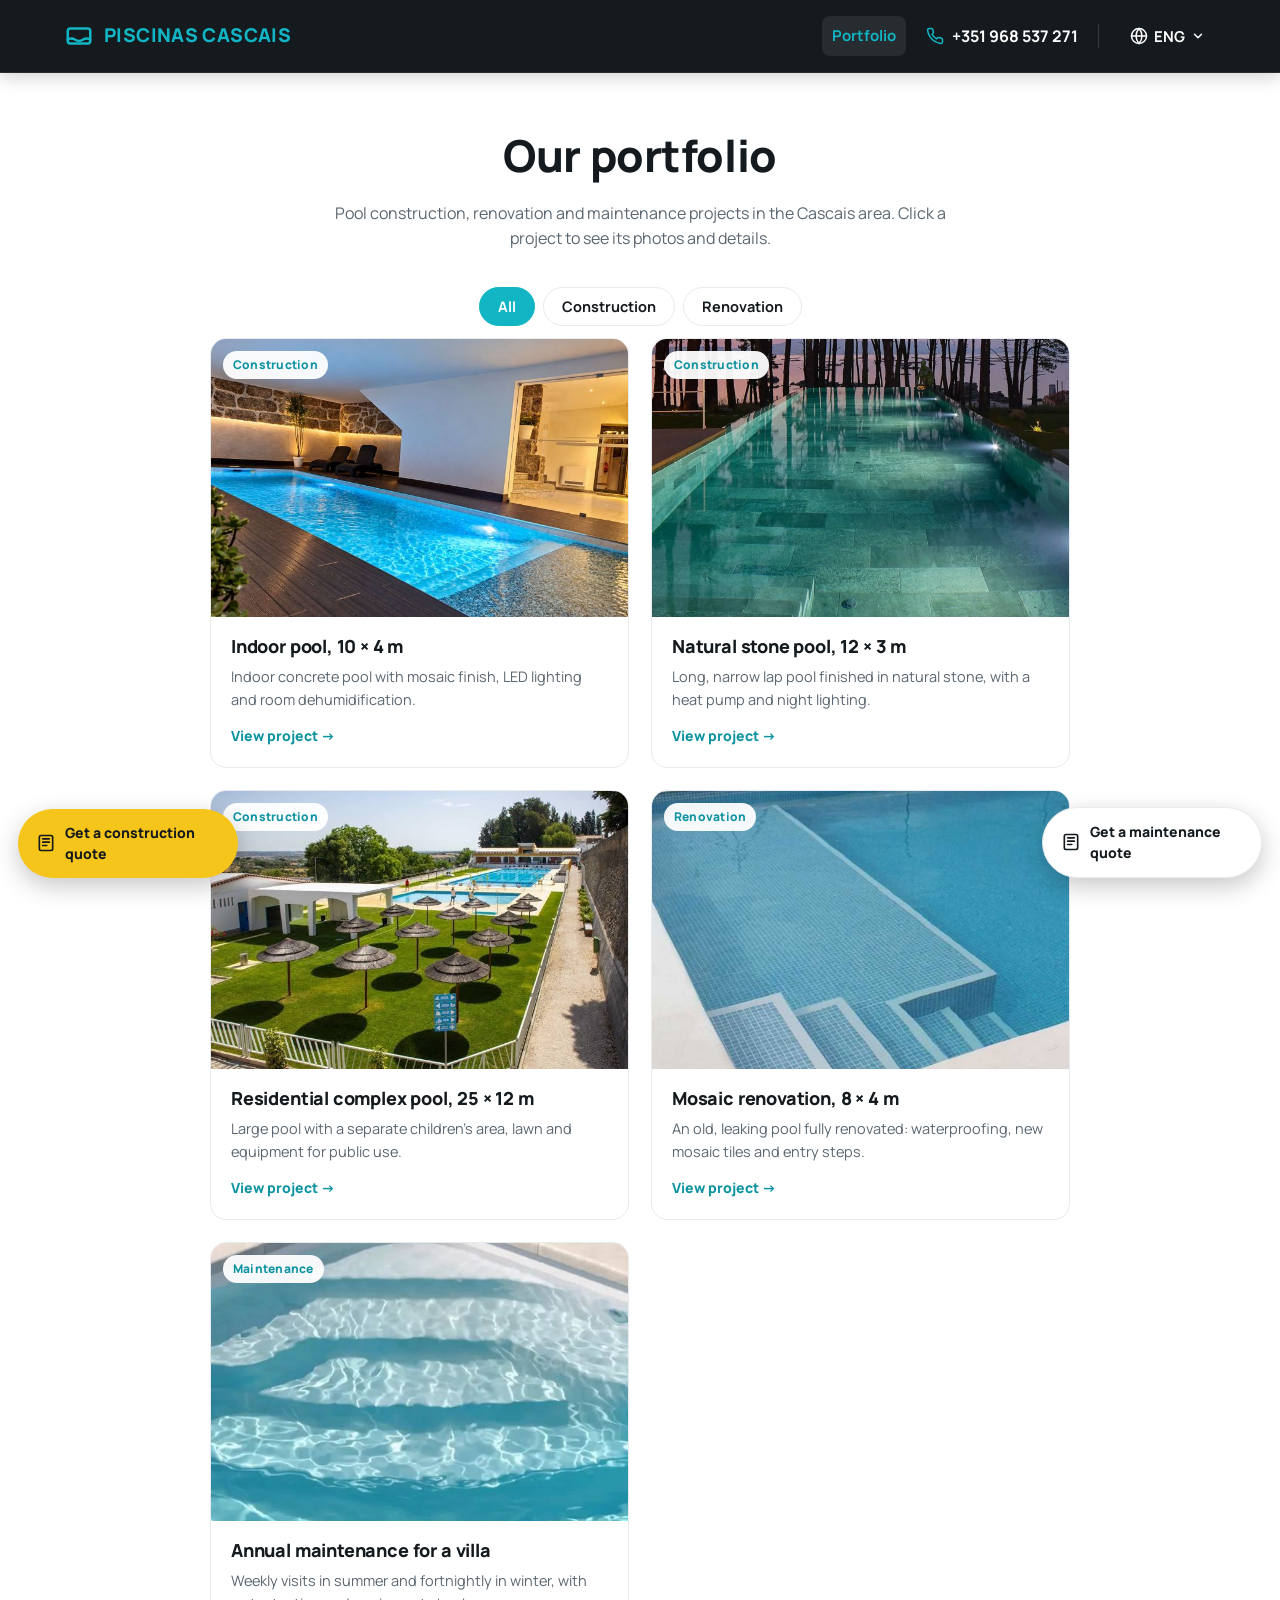
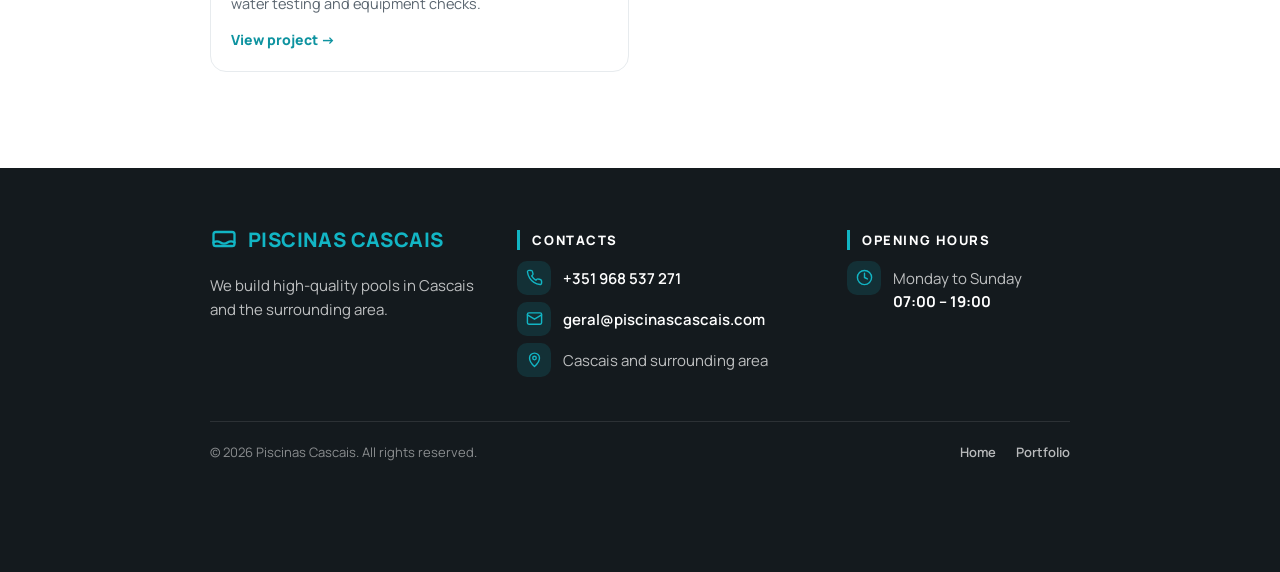
<file: portfolio.html>
<!DOCTYPE html>
<html lang="pt-PT">
<head>
<meta charset="UTF-8">
<meta name="viewport" content="width=device-width, initial-scale=1">
<title data-i18n-title="pf.meta.title">Portfólio | Piscinas Cascais</title>
<link rel="stylesheet" href="styles.css">
</head>
<body>

<header class="topbar">
  <div class="topbar-inner">
    <a class="brand" href="index.html">
      <svg viewBox="0 0 24 24" fill="none" stroke-width="2" stroke-linecap="round" stroke-linejoin="round"><rect x="3" y="6" width="18" height="12" rx="2"/><path d="M3 15c2-1.3 4-1.3 6 0s4 1.3 6 0 4-1.3 6 0"/></svg>
      PISCINAS CASCAIS
    </a>
    <div class="topbar-right">
      <a class="topbar-link" href="portfolio.html" aria-current="page" data-i18n="nav.portfolio">Portfólio</a>
      <a class="topbar-phone" href="tel:+351968537271" aria-label="+351 968 537 271">
        <svg viewBox="0 0 24 24" fill="none" stroke-width="2" stroke-linecap="round" stroke-linejoin="round"><path d="M22 16.9v3a2 2 0 01-2.2 2 19.8 19.8 0 01-8.6-3.1 19.5 19.5 0 01-6-6A19.8 19.8 0 012.1 4.2 2 2 0 014.1 2h3a2 2 0 012 1.7c.1.9.4 1.8.7 2.7a2 2 0 01-.5 2.1L8 9.8a16 16 0 006 6l1.3-1.3a2 2 0 012.1-.4c.9.3 1.8.6 2.7.7a2 2 0 011.7 2z"/></svg>
        <span class="num">+351 968 537 271</span>
      </a>
      <span class="topbar-sep"></span>
      <div class="lang">
        <button class="lang-btn" type="button" aria-haspopup="menu" aria-expanded="false" aria-label="Idioma / Language / Язык">
          <svg viewBox="0 0 24 24" fill="none" stroke-width="2" stroke-linecap="round" stroke-linejoin="round"><circle cx="12" cy="12" r="10"/><path d="M2 12h20M12 2a15.3 15.3 0 014 10 15.3 15.3 0 01-4 10 15.3 15.3 0 01-4-10 15.3 15.3 0 014-10z"/></svg>
          <span data-lang-current>PT</span>
          <svg class="chev" viewBox="0 0 24 24" fill="none" stroke-width="2.5" stroke-linecap="round" stroke-linejoin="round"><path d="M6 9l6 6 6-6"/></svg>
        </button>
        <ul class="lang-menu" role="menu" hidden>
          <li><button type="button" role="menuitemradio" aria-checked="true" data-lang-option="pt"><span class="code">PT</span>Português<span class="check">✓</span></button></li>
          <li><button type="button" role="menuitemradio" aria-checked="false" data-lang-option="en"><span class="code">ENG</span>English<span class="check">✓</span></button></li>
          <li><button type="button" role="menuitemradio" aria-checked="false" data-lang-option="ru"><span class="code">RUS</span>Русский<span class="check">✓</span></button></li>
        </ul>
      </div>
    </div>
  </div>
</header>

<a class="float-cta float-left" href="orcamento-construcao.html">
  <span class="ico"><svg viewBox="0 0 24 24" fill="none" stroke="currentColor" stroke-width="2" stroke-linecap="round" stroke-linejoin="round"><rect x="4" y="3" width="16" height="18" rx="2"/><path d="M8 7h8M8 11h8M8 15h5"/></svg></span>
  <span class="lbl-full" data-i18n="cta.float.build">Obtenha um orçamento de construção</span>
  <span class="lbl-short" data-i18n="cta.float.build.short">Orçamento de construção</span>
</a>
<a class="float-cta float-right" href="orcamento-manutencao.html">
  <span class="ico"><svg viewBox="0 0 24 24" fill="none" stroke="currentColor" stroke-width="2" stroke-linecap="round" stroke-linejoin="round"><rect x="4" y="3" width="16" height="18" rx="2"/><path d="M8 7h8M8 11h8M8 15h5"/></svg></span>
  <span class="lbl-full" data-i18n="cta.float.maint">Obtenha um orçamento de manutenção</span>
  <span class="lbl-short" data-i18n="cta.float.maint.short">Orçamento de manutenção</span>
</a>

<main class="wrap">
  <div class="page-head">
    <h1 data-i18n="port.title">O nosso portfólio</h1>
    <p data-i18n="pf.intro">Projetos de construção, renovação e manutenção de piscinas na zona de Cascais. Carregue num projeto para ver as fotos e os detalhes da obra.</p>
  </div>

  <div class="filters" role="group">
    <button class="filter-btn" type="button" data-filter="all" aria-pressed="true" data-i18n="pf.filter.all">Todos</button>
    <button class="filter-btn" type="button" data-filter="construcao" aria-pressed="false" data-i18n="pf.filter.construcao">Construção</button>
    <button class="filter-btn" type="button" data-filter="renovacao" aria-pressed="false" data-i18n="pf.filter.renovacao">Renovação</button>
  </div>


  <div class="pgrid" id="project-grid"></div>
  <p class="empty-note" id="empty-note" data-i18n="pf.empty" hidden>Ainda não há projetos nesta categoria.</p>
  <div style="height:56px"></div>
</main>

<footer id="contacto" class="site-footer">
  <div class="wrap">
    <div class="footer-grid">
      <div class="footer-brand">
        <a class="footer-logo" href="index.html">
          <svg viewBox="0 0 24 24" fill="none" stroke-width="2" stroke-linecap="round" stroke-linejoin="round"><rect x="3" y="6" width="18" height="12" rx="2"/><path d="M3 15c2-1.3 4-1.3 6 0s4 1.3 6 0 4-1.3 6 0"/></svg>
          PISCINAS CASCAIS
        </a>
        <p class="tagline" data-i18n="footer.tagline">Construímos piscinas de alta qualidade em Cascais e arredores.</p>
      </div>

      <div>
        <h4 data-i18n="footer.contacts">Contactos</h4>
        <ul class="footer-list">
          <li><span class="fi"><svg viewBox="0 0 24 24" fill="none" stroke-width="2" stroke-linecap="round" stroke-linejoin="round"><path d="M22 16.9v3a2 2 0 01-2.2 2 19.8 19.8 0 01-8.6-3.1 19.5 19.5 0 01-6-6A19.8 19.8 0 012.1 4.2 2 2 0 014.1 2h3a2 2 0 012 1.7c.1.9.4 1.8.7 2.7a2 2 0 01-.5 2.1L8 9.8a16 16 0 006 6l1.3-1.3a2 2 0 012.1-.4c.9.3 1.8.6 2.7.7a2 2 0 011.7 2z"/></svg></span><a href="tel:+351968537271">+351 968 537 271</a></li>
          <li><span class="fi"><svg viewBox="0 0 24 24" fill="none" stroke-width="2" stroke-linecap="round" stroke-linejoin="round"><rect x="2" y="4" width="20" height="16" rx="2"/><path d="M22 7l-10 6L2 7"/></svg></span><a href="mailto:geral@piscinascascais.com">geral@piscinascascais.com</a></li>
          <li><span class="fi"><svg viewBox="0 0 24 24" fill="none" stroke-width="2" stroke-linecap="round" stroke-linejoin="round"><path d="M12 22s7-6.2 7-12a7 7 0 10-14 0c0 5.8 7 12 7 12z"/><circle cx="12" cy="10" r="2.5"/></svg></span><span data-i18n="footer.area">Cascais e arredores</span></li>
        </ul>
      </div>

      <div>
        <h4 data-i18n="footer.hours.title">Horário</h4>
        <ul class="footer-list">
          <li><span class="fi"><svg viewBox="0 0 24 24" fill="none" stroke-width="2" stroke-linecap="round" stroke-linejoin="round"><circle cx="12" cy="12" r="10"/><path d="M12 6v6l4 2"/></svg></span><span><span class="fl-label" data-i18n="footer.days">Segunda a Domingo</span><span class="fl-value">07:00 – 19:00</span></span></li>
        </ul>
      </div>
    </div>

    <div class="footer-bottom">
      <span data-i18n="footer.bottom">© 2026 Piscinas Cascais. Todos os direitos reservados.</span>
      <nav class="footer-nav">
        <a href="index.html" data-i18n="footer.home">Início</a>
        <a href="portfolio.html" data-i18n="nav.portfolio">Portfólio</a>
      </nav>
    </div>
  </div>
</footer>

<script src="i18n.js"></script>
<script src="site.js"></script>
<script src="projetos.js"></script>
<script>
  let activeFilter = 'all';

  function renderPortfolio(lang) {
    const list = PROJECTS.filter(p => activeFilter === 'all' || p.category === activeFilter);
    document.getElementById('project-grid').innerHTML = list.map(p => projectCardHtml(p, lang)).join('');
    document.getElementById('empty-note').hidden = list.length > 0;
  }

  document.querySelectorAll('.filter-btn').forEach(btn => {
    btn.addEventListener('click', () => {
      activeFilter = btn.dataset.filter;
      document.querySelectorAll('.filter-btn').forEach(b => b.setAttribute('aria-pressed', String(b === btn)));
      renderPortfolio(currentLang);
    });
  });

  document.addEventListener('langchange', e => renderPortfolio(e.detail.lang));
</script>
</body></html>
</file>
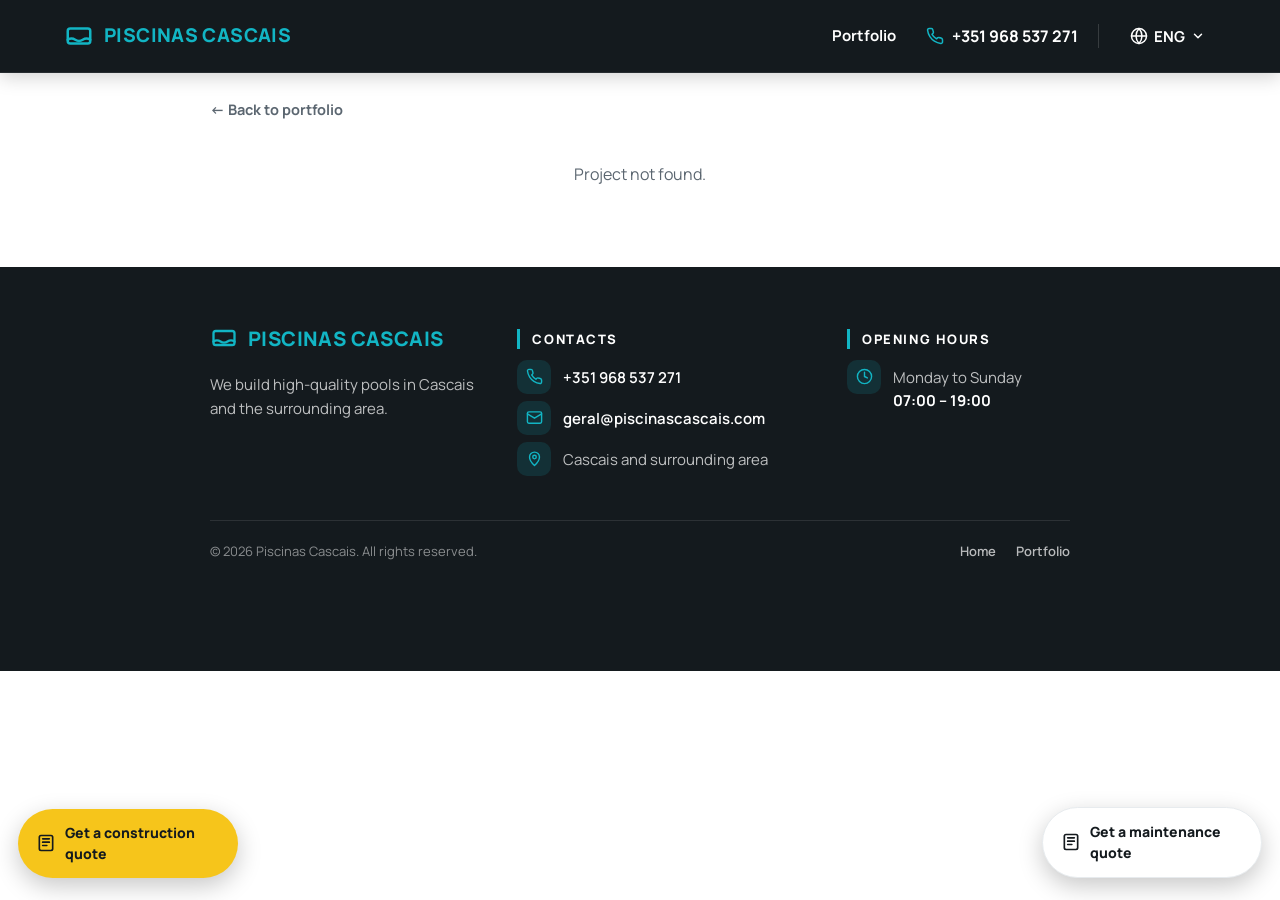
<file: projeto.html>
<!DOCTYPE html>
<html lang="pt-PT">
<head>
<meta charset="UTF-8">
<meta name="viewport" content="width=device-width, initial-scale=1">
<title data-i18n-title="pf.meta.title">Projeto | Piscinas Cascais</title>
<link rel="stylesheet" href="styles.css">
</head>
<body>

<header class="topbar">
  <div class="topbar-inner">
    <a class="brand" href="index.html">
      <svg viewBox="0 0 24 24" fill="none" stroke-width="2" stroke-linecap="round" stroke-linejoin="round"><rect x="3" y="6" width="18" height="12" rx="2"/><path d="M3 15c2-1.3 4-1.3 6 0s4 1.3 6 0 4-1.3 6 0"/></svg>
      PISCINAS CASCAIS
    </a>
    <div class="topbar-right">
      <a class="topbar-link" href="portfolio.html" data-i18n="nav.portfolio">Portfólio</a>
      <a class="topbar-phone" href="tel:+351968537271" aria-label="+351 968 537 271">
        <svg viewBox="0 0 24 24" fill="none" stroke-width="2" stroke-linecap="round" stroke-linejoin="round"><path d="M22 16.9v3a2 2 0 01-2.2 2 19.8 19.8 0 01-8.6-3.1 19.5 19.5 0 01-6-6A19.8 19.8 0 012.1 4.2 2 2 0 014.1 2h3a2 2 0 012 1.7c.1.9.4 1.8.7 2.7a2 2 0 01-.5 2.1L8 9.8a16 16 0 006 6l1.3-1.3a2 2 0 012.1-.4c.9.3 1.8.6 2.7.7a2 2 0 011.7 2z"/></svg>
        <span class="num">+351 968 537 271</span>
      </a>
      <span class="topbar-sep"></span>
      <div class="lang">
        <button class="lang-btn" type="button" aria-haspopup="menu" aria-expanded="false" aria-label="Idioma / Language / Язык">
          <svg viewBox="0 0 24 24" fill="none" stroke-width="2" stroke-linecap="round" stroke-linejoin="round"><circle cx="12" cy="12" r="10"/><path d="M2 12h20M12 2a15.3 15.3 0 014 10 15.3 15.3 0 01-4 10 15.3 15.3 0 01-4-10 15.3 15.3 0 014-10z"/></svg>
          <span data-lang-current>PT</span>
          <svg class="chev" viewBox="0 0 24 24" fill="none" stroke-width="2.5" stroke-linecap="round" stroke-linejoin="round"><path d="M6 9l6 6 6-6"/></svg>
        </button>
        <ul class="lang-menu" role="menu" hidden>
          <li><button type="button" role="menuitemradio" aria-checked="true" data-lang-option="pt"><span class="code">PT</span>Português<span class="check">✓</span></button></li>
          <li><button type="button" role="menuitemradio" aria-checked="false" data-lang-option="en"><span class="code">ENG</span>English<span class="check">✓</span></button></li>
          <li><button type="button" role="menuitemradio" aria-checked="false" data-lang-option="ru"><span class="code">RUS</span>Русский<span class="check">✓</span></button></li>
        </ul>
      </div>
    </div>
  </div>
</header>

<a class="float-cta float-left" href="orcamento-construcao.html">
  <span class="ico"><svg viewBox="0 0 24 24" fill="none" stroke="currentColor" stroke-width="2" stroke-linecap="round" stroke-linejoin="round"><rect x="4" y="3" width="16" height="18" rx="2"/><path d="M8 7h8M8 11h8M8 15h5"/></svg></span>
  <span class="lbl-full" data-i18n="cta.float.build">Obtenha um orçamento de construção</span>
  <span class="lbl-short" data-i18n="cta.float.build.short">Orçamento de construção</span>
</a>
<a class="float-cta float-right" href="orcamento-manutencao.html">
  <span class="ico"><svg viewBox="0 0 24 24" fill="none" stroke="currentColor" stroke-width="2" stroke-linecap="round" stroke-linejoin="round"><rect x="4" y="3" width="16" height="18" rx="2"/><path d="M8 7h8M8 11h8M8 15h5"/></svg></span>
  <span class="lbl-full" data-i18n="cta.float.maint">Obtenha um orçamento de manutenção</span>
  <span class="lbl-short" data-i18n="cta.float.maint.short">Orçamento de manutenção</span>
</a>

<main class="wrap" id="project"></main>

<div class="lb" id="lightbox" role="dialog" aria-modal="true" hidden>
  <img class="lb-img" id="lb-img" alt="">
  <button class="lb-btn lb-close" type="button" data-i18n-aria="lb.close" aria-label="Fechar"><svg viewBox="0 0 24 24" fill="none" stroke-width="2.5" stroke-linecap="round" stroke-linejoin="round"><path d="M18 6L6 18M6 6l12 12"/></svg></button>
  <button class="lb-btn lb-prev" type="button" data-i18n-aria="lb.prev" aria-label="Foto anterior"><svg viewBox="0 0 24 24" fill="none" stroke-width="2.5" stroke-linecap="round" stroke-linejoin="round"><path d="M15 18l-6-6 6-6"/></svg></button>
  <button class="lb-btn lb-next" type="button" data-i18n-aria="lb.next" aria-label="Foto seguinte"><svg viewBox="0 0 24 24" fill="none" stroke-width="2.5" stroke-linecap="round" stroke-linejoin="round"><path d="M9 18l6-6-6-6"/></svg></button>
  <div class="lb-count" id="lb-count"></div>
</div>

<footer id="contacto" class="site-footer">
  <div class="wrap">
    <div class="footer-grid">
      <div class="footer-brand">
        <a class="footer-logo" href="index.html">
          <svg viewBox="0 0 24 24" fill="none" stroke-width="2" stroke-linecap="round" stroke-linejoin="round"><rect x="3" y="6" width="18" height="12" rx="2"/><path d="M3 15c2-1.3 4-1.3 6 0s4 1.3 6 0 4-1.3 6 0"/></svg>
          PISCINAS CASCAIS
        </a>
        <p class="tagline" data-i18n="footer.tagline">Construímos piscinas de alta qualidade em Cascais e arredores.</p>
      </div>

      <div>
        <h4 data-i18n="footer.contacts">Contactos</h4>
        <ul class="footer-list">
          <li><span class="fi"><svg viewBox="0 0 24 24" fill="none" stroke-width="2" stroke-linecap="round" stroke-linejoin="round"><path d="M22 16.9v3a2 2 0 01-2.2 2 19.8 19.8 0 01-8.6-3.1 19.5 19.5 0 01-6-6A19.8 19.8 0 012.1 4.2 2 2 0 014.1 2h3a2 2 0 012 1.7c.1.9.4 1.8.7 2.7a2 2 0 01-.5 2.1L8 9.8a16 16 0 006 6l1.3-1.3a2 2 0 012.1-.4c.9.3 1.8.6 2.7.7a2 2 0 011.7 2z"/></svg></span><a href="tel:+351968537271">+351 968 537 271</a></li>
          <li><span class="fi"><svg viewBox="0 0 24 24" fill="none" stroke-width="2" stroke-linecap="round" stroke-linejoin="round"><rect x="2" y="4" width="20" height="16" rx="2"/><path d="M22 7l-10 6L2 7"/></svg></span><a href="mailto:geral@piscinascascais.com">geral@piscinascascais.com</a></li>
          <li><span class="fi"><svg viewBox="0 0 24 24" fill="none" stroke-width="2" stroke-linecap="round" stroke-linejoin="round"><path d="M12 22s7-6.2 7-12a7 7 0 10-14 0c0 5.8 7 12 7 12z"/><circle cx="12" cy="10" r="2.5"/></svg></span><span data-i18n="footer.area">Cascais e arredores</span></li>
        </ul>
      </div>

      <div>
        <h4 data-i18n="footer.hours.title">Horário</h4>
        <ul class="footer-list">
          <li><span class="fi"><svg viewBox="0 0 24 24" fill="none" stroke-width="2" stroke-linecap="round" stroke-linejoin="round"><circle cx="12" cy="12" r="10"/><path d="M12 6v6l4 2"/></svg></span><span><span class="fl-label" data-i18n="footer.days">Segunda a Domingo</span><span class="fl-value">07:00 – 19:00</span></span></li>
        </ul>
      </div>
    </div>

    <div class="footer-bottom">
      <span data-i18n="footer.bottom">© 2026 Piscinas Cascais. Todos os direitos reservados.</span>
      <nav class="footer-nav">
        <a href="index.html" data-i18n="footer.home">Início</a>
        <a href="portfolio.html" data-i18n="nav.portfolio">Portfólio</a>
      </nav>
    </div>
  </div>
</footer>

<script src="i18n.js"></script>
<script src="site.js"></script>
<script src="projetos.js"></script>
<script>
  const projectId = new URLSearchParams(location.search).get('id');
  const project = PROJECTS.find(p => p.id === projectId);
  const SPEC_ORDER = ['dimensions', 'filtration', 'finish', 'use', 'location', 'duration'];

  function renderProject(lang) {
    const main = document.getElementById('project');
    if (!project) {
      main.innerHTML = `<a class="pj-back" href="portfolio.html">${t('pj.back', lang)}</a>
        <p class="empty-note">${t('pj.notfound', lang)}</p>`;
      return;
    }
    const title = pick(project.title, lang);
    document.title = `${title} | Piscinas Cascais`;

    const specs = SPEC_ORDER.filter(k => project.specs[k]).map(k => `
      <div class="row"><dt>${t('pj.spec.' + k, lang)}</dt><dd>${escapeHtml(pick(project.specs[k], lang))}</dd></div>`).join('');


    const related = PROJECTS.filter(p => p.id !== project.id)
      .sort((a, b) => (b.category === project.category) - (a.category === project.category))
      .slice(0, 3);

    main.innerHTML = `
      <a class="pj-back" href="portfolio.html">${t('pj.back', lang)}</a>
      <div class="pj-head">
        <span class="pcard-cat">${t(CATEGORY_KEYS[project.category], lang)}</span>
        <h1>${escapeHtml(title)}</h1>
      </div>

      <button class="pj-cover" type="button" data-index="0">
        <img src="${project.cover}" alt="${escapeHtml(title)}">
      </button>

      <div class="pj-main">
        <p class="pj-desc">${escapeHtml(pick(project.description, lang))}</p>
        <aside class="pj-specs">
          <h2>${t('pj.specs', lang)}</h2>
          <dl>${specs}</dl>
        </aside>
      </div>


      <div class="pj-cta">
        <div>
          <h2>${t('pj.cta.title', lang)}</h2>
          <p>${t('pj.cta.text', lang)}</p>
        </div>
        <a class="inline-cta" href="${project.category === 'manutencao' ? 'orcamento-manutencao.html' : 'orcamento-construcao.html'}">${t('pj.cta.btn', lang)}</a>
      </div>

      <section class="pj-related">
        <h2>${t('pj.related', lang)}</h2>
        <div class="pgrid pgrid-3">${related.map(p => projectCardHtml(p, lang)).join('')}</div>
      </section>`;

    main.querySelectorAll('[data-index]').forEach(el =>
      el.addEventListener('click', () => openLightbox(Number(el.dataset.index))));
  }

  // Foto principal ampliada.
  const lb = document.getElementById('lightbox');
  const lbImg = document.getElementById('lb-img');
  const lbCount = document.getElementById('lb-count');
  let lbIndex = 0;
  let lastFocus = null;

  function showImage(i) {
    const photos = [project.cover];
    const n = photos.length;
    lbIndex = (i + n) % n;
    lbImg.src = photos[lbIndex];
    lbImg.alt = `${pick(project.title, currentLang)} (${lbIndex + 1})`;
    lbCount.textContent = `${lbIndex + 1} / ${n}`;
    const single = n < 2;
    lb.querySelector('.lb-prev').hidden = single;
    lb.querySelector('.lb-next').hidden = single;
    lbCount.hidden = single;
  }
  function openLightbox(i) {
    lastFocus = document.activeElement;
    showImage(i);
    lb.hidden = false;
    requestAnimationFrame(() => lb.classList.add('open'));
    document.body.style.overflow = 'hidden';
    lb.querySelector('.lb-close').focus();
  }
  function closeLightbox() {
    lb.classList.remove('open');
    lb.hidden = true;
    document.body.style.overflow = '';
    if (lastFocus) lastFocus.focus();
  }

  lb.querySelector('.lb-close').addEventListener('click', closeLightbox);
  lb.querySelector('.lb-prev').addEventListener('click', () => showImage(lbIndex - 1));
  lb.querySelector('.lb-next').addEventListener('click', () => showImage(lbIndex + 1));
  lb.addEventListener('click', e => { if (e.target === lb) closeLightbox(); });
  document.addEventListener('keydown', e => {
    if (lb.hidden) return;
    if (e.key === 'Escape') closeLightbox();
    if (e.key === 'ArrowLeft') showImage(lbIndex - 1);
    if (e.key === 'ArrowRight') showImage(lbIndex + 1);
  });
  let touchX = null;
  lb.addEventListener('touchstart', e => { touchX = e.touches[0].clientX; }, { passive: true });
  lb.addEventListener('touchend', e => {
    if (touchX === null) return;
    const dx = e.changedTouches[0].clientX - touchX;
    if (Math.abs(dx) > 50) showImage(lbIndex + (dx < 0 ? 1 : -1));
    touchX = null;
  });

  document.addEventListener('langchange', e => renderProject(e.detail.lang));
</script>
</body></html>
</file>
<file: styles.css>
/* Estilos partilhados por todas as páginas do site */
@import url('https://fonts.googleapis.com/css2?family=Manrope:wght@400;500;600;700;800&display=swap');

:root{
  --ink:#141A1E; --ink-soft:#5B6670;
  --teal:#12B5C4; --teal-dark:#0E93A0;
  --yellow:#F6C51B; --yellow-dark:#E5B70F;
  --line:#E7EBEE; --panel:#F6F9FA; --bg:#FFFFFF;
}
*{box-sizing:border-box}
body{margin:0; background:var(--bg); color:var(--ink); font-family:'Manrope',system-ui,sans-serif; line-height:1.55; font-size:16px}
h1,h2,h3{margin:0; color:var(--ink); font-weight:800; letter-spacing:-.01em}
p{margin:0}
img{max-width:100%; display:block}
.wrap{max-width:900px; margin-inline:auto; padding-inline:20px}
section{padding:52px 0}
@media (max-width:640px){ section{padding:38px 0} .wrap{padding-inline:18px} }


/* HERO — full-bleed image, headline overlaid */
.hero{width:100%; height:clamp(260px,52vw,560px); overflow:hidden}
.hero img{width:100%; height:100%; object-fit:cover; object-position:center 60%}

.hero-text{text-align:center; padding:40px 20px 0}
.hero-title{font-size:clamp(34px,6vw,60px); line-height:1; font-weight:800; text-transform:uppercase; letter-spacing:-.01em}
.hero-sub{margin-top:10px; font-size:clamp(18px,2.4vw,22px); font-weight:700; color:var(--teal-dark)}

.loc-heading{font-size:clamp(22px,3.4vw,30px); text-align:center; padding-top:28px; color:var(--ink-soft)}

.section-title{font-size:clamp(22px,3.4vw,30px); font-weight:800; text-align:center; margin-bottom:26px}

/* Video thumbnail mock */
.video-card{position:relative; border-radius:14px; overflow:hidden; aspect-ratio:16/9; background:#111}
.video-card img{position:absolute; inset:0; width:100%; height:100%; object-fit:cover; opacity:.72}
.video-card::before{content:""; position:absolute; inset:0; background:linear-gradient(180deg, rgba(0,0,0,.5) 0%, rgba(0,0,0,.05) 30%, rgba(0,0,0,.1) 70%, rgba(0,0,0,.55) 100%)}
.vc-channel{position:absolute; top:16px; left:16px; z-index:2; display:flex; align-items:center; gap:10px}
.vc-channel .avatar{width:36px; height:36px; border-radius:50%; background:var(--teal); display:flex; align-items:center; justify-content:center}
.vc-channel .avatar svg{width:18px; height:18px; stroke:#fff}
.vc-channel .names{color:#fff}
.vc-channel .names b{display:block; font-size:14.5px; font-weight:800}
.vc-channel .names span{display:block; font-size:12px; opacity:.85}
.vc-play{position:absolute; top:50%; left:50%; transform:translate(-50%,-50%); z-index:2; width:60px; height:60px; border-radius:12px; background:#E11; display:flex; align-items:center; justify-content:center; box-shadow:0 6px 18px rgba(0,0,0,.35)}
.vc-play svg{width:24px; height:24px; fill:#fff; margin-left:3px}
.vc-share{position:absolute; bottom:14px; left:14px; z-index:2; width:34px; height:34px; border-radius:50%; background:rgba(0,0,0,.5); display:flex; align-items:center; justify-content:center}
.vc-share svg{width:16px; height:16px; stroke:#fff}
.vc-badge{position:absolute; bottom:14px; right:14px; z-index:2; background:rgba(0,0,0,.55); color:#fff; font-size:12px; font-weight:700; padding:6px 12px; border-radius:999px}

.body-text{font-size:15.5px; color:var(--ink-soft); margin-top:20px; max-width:620px; margin-inline:auto; text-align:center}

/* CTA buttons like the reference: rounded rectangle, shine */
.cta-row{display:flex; gap:14px; justify-content:center; margin-top:28px; flex-wrap:wrap}
.btn{position:relative; overflow:hidden; display:inline-flex; align-items:center; justify-content:center; border-radius:16px; padding:18px 30px; font-weight:800; font-size:16px; text-decoration:none; border:none; cursor:pointer; font-family:'Manrope',sans-serif; text-align:center}
.btn-yellow{background:var(--yellow); color:var(--ink)}
.btn-yellow::after{content:""; position:absolute; top:0; bottom:0; width:40px; background:rgba(255,255,255,.35); transform:skewX(-20deg); right:-60px}
.btn-teal{background:var(--teal); color:#fff}
.btn-soon{opacity:.55; cursor:default}
.soon-tag{display:block; font-size:10px; font-weight:800; margin-top:2px; letter-spacing:.05em}

/* Pontos-chave do serviço — cartões com ícone */
.values{display:grid; grid-template-columns:repeat(2,1fr); gap:16px; padding:8px 0 20px}
@media (max-width:640px){ .values{grid-template-columns:1fr; gap:12px} }
.value-card{display:flex; gap:16px; align-items:flex-start; background:var(--panel); border:1px solid var(--line); border-radius:16px; padding:22px 22px 24px; transition:transform .2s, box-shadow .2s, border-color .2s}
.value-card:hover{transform:translateY(-3px); box-shadow:0 12px 28px rgba(14,147,160,.12); border-color:rgba(18,181,196,.35)}
.value-icon{flex:none; width:52px; height:52px; border-radius:14px; background:var(--teal); display:flex; align-items:center; justify-content:center; box-shadow:0 6px 14px rgba(18,181,196,.3)}
.value-icon svg{width:26px; height:26px; stroke:#fff}
.value-card h3{font-size:18px; font-weight:800; line-height:1.25}
.value-card p{margin-top:6px; font-size:15px; color:var(--ink-soft); line-height:1.5}

.about-photo{border-radius:14px; overflow:hidden; margin-bottom:28px}
/* Sobre a empresa */
.about{display:grid; grid-template-columns:1fr 1.35fr; gap:40px; align-items:center; background:linear-gradient(135deg, #EAF8FA 0%, var(--panel) 60%); border:1px solid var(--line); border-radius:22px; padding:40px}
@media (max-width:760px){ .about{grid-template-columns:1fr; gap:24px; padding:28px 22px} }
.eyebrow{display:inline-block; font-size:12.5px; font-weight:800; letter-spacing:.14em; text-transform:uppercase; color:var(--teal-dark); background:rgba(18,181,196,.12); padding:6px 12px; border-radius:999px}
.about-head h2{margin-top:14px; font-size:clamp(28px,4vw,38px); font-weight:800; line-height:1.1}
.about-head p{margin-top:12px; font-size:16px; color:var(--ink-soft); max-width:320px}
.about-list{list-style:none; margin:0; padding:0; display:flex; flex-direction:column; gap:12px}
.about-item{display:flex; align-items:center; gap:14px; background:#fff; border:1px solid var(--line); border-radius:14px; padding:14px 18px; font-size:15.5px; font-weight:600; transition:transform .2s, box-shadow .2s, border-color .2s}
.about-item:hover{transform:translateX(4px); box-shadow:0 10px 24px rgba(14,147,160,.1); border-color:rgba(18,181,196,.35)}
.about-check{flex:none; width:30px; height:30px; border-radius:50%; background:var(--teal); display:flex; align-items:center; justify-content:center; box-shadow:0 4px 10px rgba(18,181,196,.35)}
.about-check svg{width:16px; height:16px; stroke:#fff}
.about-num{flex:none; font-size:12.5px; font-weight:800; color:var(--teal-dark); letter-spacing:.06em; order:3; margin-left:auto; opacity:.55}
.about-text{line-height:1.4}

.portfolio-head{display:flex; align-items:baseline; justify-content:space-between; margin-bottom:20px}
.portfolio-head .section-title{margin-bottom:0; text-align:left}
.portfolio-head a{color:var(--ink-soft); font-size:14px; text-decoration:underline}
.portfolio-soon{border:1.5px dashed var(--line); border-radius:14px; padding:44px 20px; text-align:center; color:var(--ink-soft); background:var(--panel)}
.portfolio-soon h4{font-size:16.5px; color:var(--ink); margin-bottom:6px; font-weight:800}
.btn-grey{display:block; width:fit-content; margin:22px auto 0; background:var(--panel); border:1px solid var(--line); color:var(--ink-soft); border-radius:10px; padding:13px 22px; font-weight:700; font-size:14.5px; text-decoration:none}

/* Renovação — image full width above heading, like reference */
/* Também renovamos piscinas */
.reno{text-align:center}
.reno-photo{max-width:720px; margin:0 auto 28px; border-radius:18px; overflow:hidden; box-shadow:0 16px 40px rgba(20,26,30,.12)}
.reno-photo img{width:100%; aspect-ratio:16/9; object-fit:cover}
.reno-title{font-size:clamp(24px,3.4vw,30px); font-weight:800}
.reno-text{margin:10px auto 0; max-width:560px; font-size:16px; color:var(--ink-soft)}
.reno-text b{color:var(--ink)}
.reno-list{list-style:none; padding:0; margin:26px auto 0; max-width:720px; display:grid; grid-template-columns:repeat(2,1fr); gap:12px; text-align:left}
@media (max-width:640px){ .reno-list{grid-template-columns:1fr} }
.reno-list li{display:flex; align-items:center; gap:12px; background:var(--panel); border:1px solid var(--line); border-radius:12px; padding:14px 16px; font-size:15px; font-weight:600; color:var(--ink); line-height:1.4}
.reno-ic{flex:none; width:26px; height:26px; border-radius:8px; background:rgba(18,181,196,.14); display:flex; align-items:center; justify-content:center}
.reno-ic svg{width:15px; height:15px; stroke:var(--teal-dark)}

/* Rodapé */
.site-footer{background:var(--ink); color:rgba(255,255,255,.72); padding:56px 0 110px; margin-top:40px}
.footer-grid{display:grid; grid-template-columns:1.2fr 1.3fr 1fr; gap:40px; align-items:start}
@media (max-width:760px){ .footer-grid{grid-template-columns:1fr 1fr} .footer-brand{grid-column:1 / -1} }
@media (max-width:520px){ .footer-grid{grid-template-columns:1fr; gap:32px} }
.footer-logo{display:inline-flex; align-items:center; gap:10px; font-weight:800; font-size:20px; letter-spacing:.02em; color:var(--teal); text-decoration:none}
.footer-logo svg{width:28px; height:28px; stroke:var(--teal)}
.site-footer .tagline{margin-top:14px; font-size:15px; line-height:1.6; max-width:300px}
.site-footer h4{color:#fff; font-size:13px; font-weight:800; letter-spacing:.12em; text-transform:uppercase; margin:6px 0 18px; padding-left:12px; border-left:3px solid var(--teal)}
.footer-list{list-style:none; margin:0; padding:0; display:flex; flex-direction:column; gap:14px}
.footer-list li{display:flex; align-items:flex-start; gap:12px; font-size:15px; line-height:1.4}
.fi{flex:none; width:34px; height:34px; border-radius:10px; background:rgba(18,181,196,.14); display:flex; align-items:center; justify-content:center; margin-top:-7px}
.fi svg{width:17px; height:17px; stroke:var(--teal)}
.footer-list a{color:#fff; text-decoration:none; font-weight:600; transition:color .15s; overflow-wrap:break-word; white-space:nowrap}
.footer-list a:hover{color:var(--teal)}
.fl-label{display:block}
.fl-value{display:block; color:#fff; font-weight:700; margin-top:2px}
.footer-bottom{margin-top:44px; padding-top:20px; border-top:1px solid rgba(255,255,255,.1); font-size:13px; color:rgba(255,255,255,.5); display:flex; justify-content:space-between; align-items:center; gap:12px; flex-wrap:wrap}
.footer-nav{display:flex; gap:20px}
.footer-nav a{color:rgba(255,255,255,.7); text-decoration:none; font-weight:600}
.footer-nav a:hover{color:var(--teal)}

/* Floating side CTAs — fixed to the viewport, always visible while scrolling */
.float-cta{
  position:fixed; bottom:22px; z-index:80; display:flex; align-items:center; gap:9px;
  background:var(--yellow); color:var(--ink); text-decoration:none; font-weight:800; font-size:14px;
  padding:13px 18px; border-radius:999px; box-shadow:0 8px 24px rgba(0,0,0,.22); max-width:220px;
  animation:cta-pulse 1.8s ease-in-out infinite;
}
@keyframes cta-pulse{
  0%, 100%{ transform:scale(1); box-shadow:0 8px 24px rgba(0,0,0,.22), 0 0 0 0 rgba(246,197,27,.55); }
  50%{ transform:scale(1.06); box-shadow:0 8px 24px rgba(0,0,0,.22), 0 0 0 10px rgba(246,197,27,0); }
}
.float-right{ animation:cta-pulse-white 1.8s ease-in-out infinite; }
@keyframes cta-pulse-white{
  0%, 100%{ transform:scale(1); box-shadow:0 8px 24px rgba(0,0,0,.18), 0 0 0 0 rgba(18,181,196,.35); }
  50%{ transform:scale(1.06); box-shadow:0 8px 24px rgba(0,0,0,.18), 0 0 0 10px rgba(18,181,196,0); }
}
.float-cta .ico{width:20px; height:20px; flex:none; display:flex; align-items:center; justify-content:center}
.float-cta .ico svg{width:20px; height:20px}
.float-left{left:18px}
.float-right{right:18px; background:#fff; color:var(--ink); border:1.5px solid var(--line)}
.float-right .soon-dot{position:absolute; top:-8px; right:-6px; background:var(--ink); color:#fff; font-size:9px; font-weight:800; padding:3px 7px; border-radius:999px}
.lbl-short{display:none}
/* Telemóvel: os dois botões flutuantes passam a uma barra fixa em baixo */
@media (max-width:760px){
  body{padding-bottom:76px}
  .site-footer{padding-bottom:32px}
  .float-cta{bottom:10px; max-width:none; width:calc(50% - 15px); justify-content:center; font-size:13.5px; line-height:1.2; padding:14px 10px; gap:7px; border-radius:14px; animation:none; text-align:left}
  .float-left{left:10px}
  .float-right{right:10px}
  .float-cta .ico, .float-cta .ico svg{width:18px; height:18px}
  .lbl-full{display:none}
  .lbl-short{display:inline}
}

/* Inline pulsing CTAs — same pill language as the floating ones, but in normal page flow */
.inline-cta-row{display:flex; gap:16px; justify-content:center; margin-top:28px; flex-wrap:wrap}
.inline-cta{
  display:inline-flex; align-items:center; justify-content:center; text-align:center;
  background:var(--yellow); color:var(--ink); text-decoration:none; font-weight:800; font-size:16px;
  padding:18px 28px; border-radius:999px; box-shadow:0 8px 22px rgba(0,0,0,.15);
  animation:cta-pulse 1.8s ease-in-out infinite; line-height:1.3;
}
.inline-cta-soon{background:#fff; border:1.5px solid var(--line); color:var(--ink); animation:cta-pulse-white 1.8s ease-in-out infinite; position:relative}
@media (max-width:640px){ .inline-cta{font-size:14.5px; padding:15px 20px} }

/* Barra de topo */
.topbar{position:sticky; top:0; z-index:90; background:var(--ink); border-bottom:1px solid rgba(255,255,255,.08); box-shadow:0 4px 18px rgba(0,0,0,.18); transition:transform .3s ease}
/* Esconde a barra ao descer a página e mostra-a ao subir (ver site.js) */
.topbar.is-hidden{transform:translateY(-100%)}
.topbar-inner{max-width:1200px; margin-inline:auto; height:72px; padding-inline:24px; display:flex; align-items:center; justify-content:space-between; gap:16px}
.brand{display:flex; align-items:center; gap:10px; text-decoration:none; color:var(--teal); font-weight:800; font-size:19px; letter-spacing:.02em; white-space:nowrap}
.brand svg{width:30px; height:30px; stroke:var(--teal); flex:none}
.topbar-right{display:flex; align-items:center; gap:20px}
.topbar-phone{display:flex; align-items:center; gap:8px; color:#fff; font-weight:700; font-size:16px; text-decoration:none; white-space:nowrap}
.topbar-phone svg{width:18px; height:18px; stroke:var(--teal); flex:none}
.topbar-phone:hover{color:var(--teal)}
.topbar-sep{width:1px; height:24px; background:rgba(255,255,255,.15)}
.lang{position:relative}
.lang-btn{display:flex; align-items:center; gap:6px; background:none; border:1px solid transparent; border-radius:8px; padding:8px 10px; font:700 15px 'Manrope',sans-serif; color:#fff; cursor:pointer}
.lang-btn:hover, .lang-btn[aria-expanded="true"]{border-color:rgba(255,255,255,.15); background:rgba(255,255,255,.08)}
.lang-btn svg{width:18px; height:18px; stroke:currentColor; flex:none}
.lang-btn .chev{width:14px; height:14px; transition:transform .15s}
.lang-btn[aria-expanded="true"] .chev{transform:rotate(180deg)}
.lang-menu{position:absolute; right:0; top:calc(100% + 8px); min-width:190px; background:#fff; border:1px solid var(--line); border-radius:12px; box-shadow:0 12px 32px rgba(0,0,0,.12); padding:6px; list-style:none; margin:0}
.lang-menu li{margin:0}
.lang-menu button{width:100%; display:flex; align-items:center; gap:10px; background:none; border:0; border-radius:8px; padding:10px 12px; font:600 15px 'Manrope',sans-serif; color:var(--ink); cursor:pointer; text-align:left}
.lang-menu button:hover{background:var(--panel)}
.lang-menu .code{display:inline-block; min-width:38px; font-weight:800; color:var(--teal-dark)}
.lang-menu .check{margin-left:auto; visibility:hidden; color:var(--teal-dark); font-weight:800}
.lang-menu button[aria-checked="true"]{background:var(--panel)}
.lang-menu button[aria-checked="true"] .check{visibility:visible}
@media (max-width:640px){
  .topbar-inner{height:60px; padding-inline:14px; gap:10px}
  .brand{font-size:15px; gap:7px}
  .brand svg{width:24px; height:24px}
  .topbar-right{gap:6px}
  .topbar-phone .num, .topbar-sep{display:none}
  .topbar-phone{padding:8px}
  .topbar-phone svg{width:22px; height:22px}
}

/* Ligação "Portfólio" na barra de topo */
.topbar-link{color:#fff; font-weight:700; font-size:15px; text-decoration:none; padding:8px 10px; border-radius:8px; white-space:nowrap}
.topbar-link:hover, .topbar-link[aria-current="page"]{color:var(--teal); background:rgba(255,255,255,.08)}
@media (max-width:640px){ .topbar-link{font-size:13.5px; padding:8px 6px} }
@media (max-width:420px){
  .brand{font-size:13.5px; gap:6px; letter-spacing:0}
  .brand svg{width:22px; height:22px}
  .topbar-inner{padding-inline:10px; gap:6px}
  .topbar-right{gap:2px}
  .topbar-link{font-size:13px; padding:8px 5px}
  .lang-btn{padding:8px 6px; gap:4px; font-size:14px}
  .topbar-phone{padding:8px 6px}
}
@media (max-width:340px){ .topbar-link{display:none} }

/* Cartões de projeto */
.pgrid{display:grid; grid-template-columns:repeat(2,1fr); gap:22px}
@media (max-width:640px){ .pgrid{grid-template-columns:1fr; gap:18px} }
.pgrid-3{grid-template-columns:repeat(3,1fr)}
@media (max-width:860px){ .pgrid-3{grid-template-columns:repeat(2,1fr)} }
@media (max-width:640px){ .pgrid-3{grid-template-columns:1fr} }
.pcard{display:flex; flex-direction:column; background:#fff; border:1px solid var(--line); border-radius:16px; overflow:hidden; text-decoration:none; color:var(--ink); transition:transform .2s, box-shadow .2s, border-color .2s}
.pcard:hover{transform:translateY(-4px); box-shadow:0 16px 36px rgba(20,26,30,.12); border-color:rgba(18,181,196,.35)}
.pcard-img{position:relative; aspect-ratio:3/2; overflow:hidden; background:var(--panel)}
.pcard-img img{width:100%; height:100%; object-fit:cover; transition:transform .5s}
.pcard:hover .pcard-img img{transform:scale(1.05)}
.pcard-cat{position:absolute; left:12px; top:12px; background:rgba(255,255,255,.94); color:var(--teal-dark); font-size:12px; font-weight:800; padding:5px 10px; border-radius:999px; letter-spacing:.02em}
.pcard-example{position:absolute; right:12px; top:12px; background:rgba(20,26,30,.75); color:#fff; font-size:11px; font-weight:700; padding:5px 9px; border-radius:999px}
.pcard-body{padding:18px 20px 20px; display:flex; flex-direction:column; flex:1}
.pcard-body h3{font-size:18px; font-weight:800; line-height:1.3}
.pcard-body p{margin-top:8px; font-size:14.5px; color:var(--ink-soft); display:-webkit-box; -webkit-line-clamp:2; -webkit-box-orient:vertical; overflow:hidden}
.pcard-more{margin-top:auto; padding-top:14px; font-size:14px; font-weight:800; color:var(--teal-dark)}

/* Página do portfólio */
.page-head{text-align:center; padding:48px 0 8px}
.page-head h1{font-size:clamp(30px,5vw,44px); font-weight:800}
.page-head p{margin:12px auto 0; max-width:620px; color:var(--ink-soft); font-size:16px}
.filters{display:flex; flex-wrap:wrap; gap:8px; justify-content:center; margin:28px 0 12px}
.filter-btn{font:700 14.5px 'Manrope',sans-serif; color:var(--ink); background:#fff; border:1.5px solid var(--line); border-radius:999px; padding:9px 18px; cursor:pointer; transition:all .15s}
.filter-btn:hover{border-color:var(--teal)}
.filter-btn[aria-pressed="true"]{background:var(--teal); border-color:var(--teal); color:#fff}
.example-note{margin:0 auto 26px; max-width:620px; text-align:center; font-size:13.5px; color:var(--ink-soft); background:var(--panel); border:1px dashed var(--line); border-radius:10px; padding:10px 14px}
.empty-note{text-align:center; color:var(--ink-soft); padding:40px 0}

/* Página de projeto */
.pj-back{display:inline-block; margin-top:26px; color:var(--ink-soft); font-weight:700; font-size:14.5px; text-decoration:none}
.pj-back:hover{color:var(--teal-dark)}
.pj-head{margin-top:16px}
.pj-head .pcard-cat{position:static; display:inline-block; background:var(--panel); border:1px solid var(--line)}
.pj-head .pcard-example{position:static; display:inline-block; margin-left:6px}
.pj-head h1{margin-top:12px; font-size:clamp(28px,4.6vw,42px); font-weight:800; line-height:1.15}
.pj-cover{display:block; width:100%; margin-top:22px; border:0; padding:0; border-radius:16px; overflow:hidden; cursor:zoom-in; background:var(--panel); aspect-ratio:16/9}
.pj-cover img{width:100%; height:100%; object-fit:cover; transition:transform .5s}
.pj-cover:hover img{transform:scale(1.03)}
.pj-main{display:grid; grid-template-columns:1.5fr 1fr; gap:32px; margin-top:32px; align-items:start}
@media (max-width:760px){ .pj-main{grid-template-columns:1fr; gap:24px} }
.pj-desc{font-size:16.5px; line-height:1.7; color:var(--ink)}
.pj-specs{background:var(--panel); border:1px solid var(--line); border-radius:16px; padding:22px}
.pj-specs h2{font-size:18px; font-weight:800; margin-bottom:12px}
.pj-specs dl{margin:0}
.pj-specs .row{display:flex; justify-content:space-between; gap:12px; padding:10px 0; border-top:1px solid var(--line); font-size:14.5px}
.pj-specs dt{color:var(--ink-soft)}
.pj-specs dd{margin:0; font-weight:700; text-align:right}
.pj-cta{margin-top:48px; background:var(--ink); color:#fff; border-radius:18px; padding:32px 28px; display:flex; align-items:center; justify-content:space-between; gap:20px; flex-wrap:wrap}
.pj-cta h2{color:#fff; font-size:24px}
.pj-cta p{margin-top:6px; color:rgba(255,255,255,.75)}
.pj-related{margin-top:56px}
.pj-related h2{font-size:24px; font-weight:800; margin-bottom:18px}

/* Galeria ampliada (lightbox) */
.lb{position:fixed; inset:0; z-index:200; background:rgba(8,12,14,.94); display:flex; align-items:center; justify-content:center; opacity:0; transition:opacity .2s}
.lb.open{opacity:1}
.lb[hidden], .lb-btn[hidden]{display:none}
.lb-img{max-width:min(92vw,1400px); max-height:84vh; object-fit:contain; border-radius:6px; box-shadow:0 20px 60px rgba(0,0,0,.5); user-select:none; -webkit-user-drag:none}
.lb-btn{position:absolute; display:flex; align-items:center; justify-content:center; width:52px; height:52px; border-radius:50%; border:0; background:rgba(255,255,255,.12); color:#fff; cursor:pointer; transition:background .15s}
.lb-btn:hover{background:rgba(255,255,255,.25)}
.lb-btn svg{width:26px; height:26px; stroke:#fff}
.lb-close{top:18px; right:18px}
.lb-prev{left:18px; top:50%; transform:translateY(-50%)}
.lb-next{right:18px; top:50%; transform:translateY(-50%)}
.lb-count{position:absolute; bottom:22px; left:50%; transform:translateX(-50%); color:rgba(255,255,255,.85); font-weight:700; font-size:14px; letter-spacing:.05em}
@media (max-width:640px){
  .lb-btn{width:44px; height:44px}
  .lb-prev{left:8px} .lb-next{right:8px}
  .lb-img{max-width:100vw; border-radius:0}
}

/* Brilho nos botões amarelos: uma faixa de luz atravessa o botão de 3 em 3 segundos */
.inline-cta:not(.inline-cta-soon), .float-left{position:relative; overflow:hidden}
.float-left{position:fixed}
.inline-cta:not(.inline-cta-soon)::after, .float-left::after{
  content:""; position:absolute; top:-30px; bottom:-30px; left:-60%; width:45px;
  background:linear-gradient(90deg, rgba(255,255,255,.1), rgba(255,255,255,.65));
  transform:skewX(-22deg); pointer-events:none;
  animation:shine 3s ease infinite;
}
@keyframes shine{
  0%{left:-60%}
  60%{left:110%}
  100%{left:130%}
}
@media (prefers-reduced-motion: reduce){
  .inline-cta::after, .float-left::after{animation:none; display:none}
}

/* Brilho nos botões brancos: a mesma faixa, em turquesa, para se ver no fundo branco */
.inline-cta-soon, .float-right{overflow:hidden}
.float-right{position:fixed}
.inline-cta-soon::after, .float-right::after{
  content:""; position:absolute; top:-30px; bottom:-30px; left:-60%; width:45px;
  background:linear-gradient(90deg, rgba(18,181,196,.05), rgba(18,181,196,.35));
  transform:skewX(-22deg); pointer-events:none;
  animation:shine 3s ease infinite;
}
@media (prefers-reduced-motion: reduce){
  .inline-cta-soon::after, .float-right::after{animation:none; display:none}
}
@media (prefers-reduced-motion: reduce){ .topbar{transition:none} }
</file>
